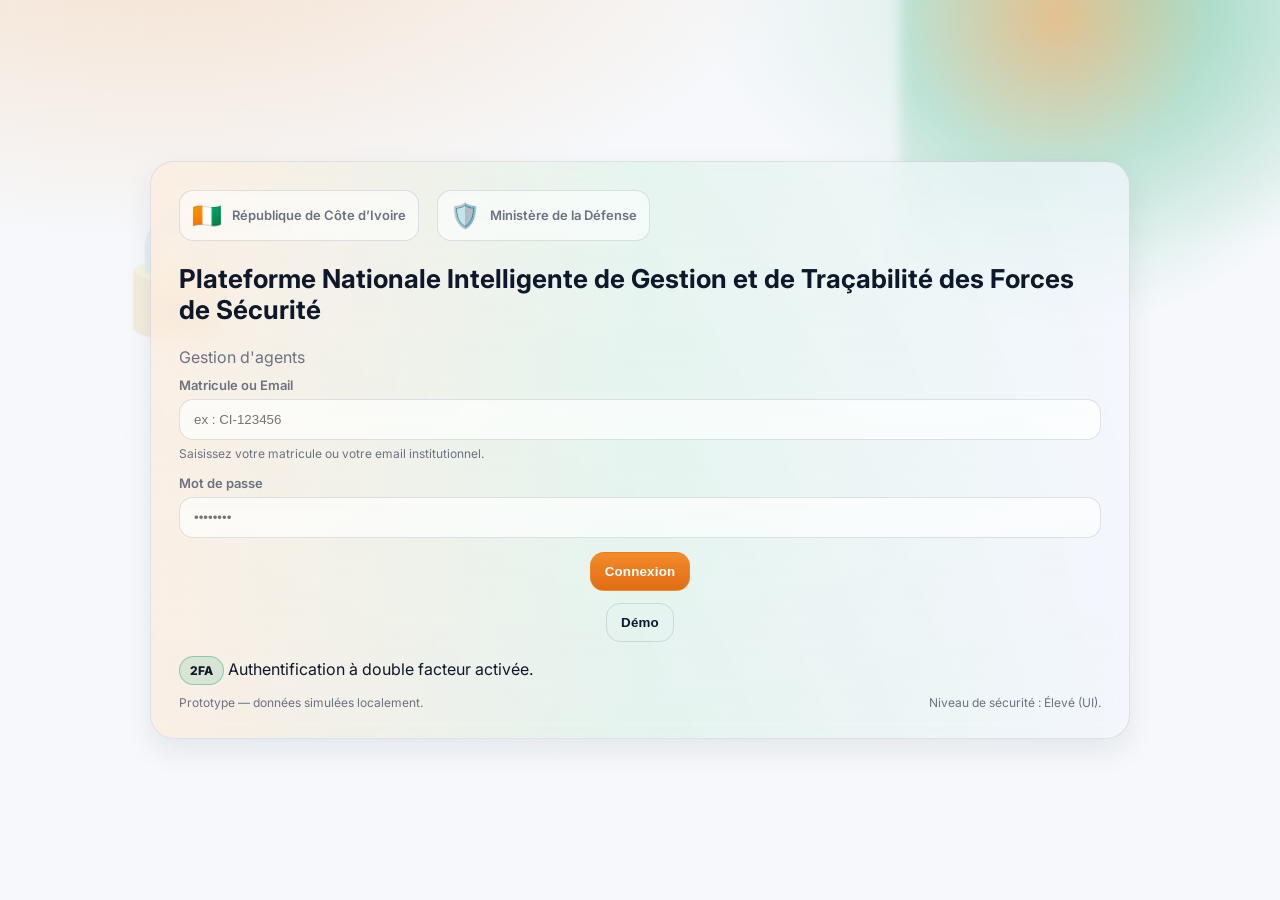
<file: index.html>
<!doctype html>
<html lang="fr">
<head>
  <meta charset="utf-8" />
  <meta name="viewport" content="width=device-width, initial-scale=1" />
  <title>PNIGT-FS - Prototype</title>
  <link rel="preconnect" href="https://fonts.googleapis.com" />
  <link rel="preconnect" href="https://fonts.gstatic.com" crossorigin />
  <link href="https://fonts.googleapis.com/css2?family=Inter:wght@400;500;600;700&display=swap" rel="stylesheet" />
  <link rel="stylesheet" href="./src/styles/app.css" />
  <script defer src="./src/js/app.js"></script>
  <script>
    // Fallback theme init before CSS loads for smoother UX
    try {
      const t = localStorage.getItem('pnigtfs_theme');
      if (t === 'dark') document.documentElement.dataset.theme = 'dark';
      if (t === 'light') document.documentElement.dataset.theme = 'light';
    } catch (e) {}
  </script>
</head>
<body>
  <div id="app" class="app-shell">
    <!-- Top loader (hidden by default) -->
    <div class="global-loader" aria-hidden="true"></div>

    <!-- Auth pages -->
    <main id="main" class="main" aria-label="PNIGT-FS">
      <section id="screen-login" class="screen" data-route="login" aria-label="Connexion">
        <div class="auth-bg" aria-hidden="true">
          <div class="auth-bg__grid"></div>
          <div class="auth-bg__glow"></div>
          <div class="auth-bg__lock">🔒</div>
        </div>

        <div class="auth-card" role="region" aria-label="Formulaire de connexion">
          <header class="auth-header">
            <div class="brand-logos">
              <div class="brand-logo" title="République de Côte d’Ivoire">
                <div class="crest">🇨🇮</div>
                <div class="brand-logo__label">République de Côte d’Ivoire</div>
              </div>
              <div class="brand-logo" title="Ministère de la Défense">
                <div class="crest crest--defense">🛡️</div>
                <div class="brand-logo__label">Ministère de la Défense</div>
              </div>
            </div>

            <h1 class="auth-title">Plateforme Nationale Intelligente de Gestion et de Traçabilité des Forces de Sécurité</h1>
            <p class="auth-subtitle">Gestion d'agents</p>
          </header>

          <form id="login-form" class="form" autocomplete="off" novalidate>
            <div class="field">
              <label for="login-id">Matricule ou Email</label>
              <input id="login-id" name="loginId" type="text" placeholder="ex : CI-123456" required />
              <div class="field__hint" id="login-id-hint">Saisissez votre matricule ou votre email institutionnel.</div>
            </div>

            <div class="field">
              <label for="login-pass">Mot de passe</label>
              <input id="login-pass" name="password" type="password" placeholder="••••••••" required />
            </div>

            <div class="field field--row">
              <button id="btn-login" type="submit" class="btn btn--primary">
                Connexion
              </button>
              <button id="btn-demo" type="button" class="btn btn--ghost" title="Remplit des identifiants de démonstration">
                Démo
              </button>
            </div>

            <div class="security-note" role="note">
              <span class="pill pill--success">2FA</span>
              <span>Authentification à double facteur activée.</span>
            </div>
          </form>

          <footer class="auth-footer">
            <span class="muted">Prototype — données simulées localement.</span>
            <span class="muted">Niveau de sécurité : Élevé (UI).</span>
          </footer>
        </div>
      </section>

      <!-- App layout (sidebar + navbar) -->
      <section id="screen-app" class="screen screen--app" data-route="app" aria-label="Application">
        <div class="layout">
          <aside class="sidebar" aria-label="Navigation principale">
            <div class="sidebar__top">
              <div class="sidebar__brand">
                <div class="sidebar__mark">PNIGT</div>
                <div class="sidebar__text">
                  <div class="sidebar__title">PNIGT-FS</div>
                  <div class="sidebar__subtitle">Console sécurisée</div>
                </div>
              </div>
            </div>

            <nav class="nav">
              <a class="nav__item nav__item--active" href="#" data-nav="dashboard">Accueil</a>
              <a class="nav__item" href="#" data-nav="agents">Agents</a>
              <a class="nav__item" href="#" data-nav="affectations">Affectations</a>
              <a class="nav__item" href="#" data-nav="grades">Grades</a>
              <a class="nav__item" href="#" data-nav="formations">Formations</a>
              <a class="nav__item" href="#" data-nav="sante">Santé</a>
              <a class="nav__item" href="#" data-nav="documents">Documents</a>
              <a class="nav__item" href="#" data-nav="stats">Statistiques</a>
              <a class="nav__item" href="#" data-nav="audit">Audit</a>
              <a class="nav__item" href="#" data-nav="admin">Administration</a>
            </nav>

            <div class="sidebar__bottom">
              <button class="btn btn--small btn--ghost w-100" id="btn-theme">
                🌙 Mode sombre
              </button>
            </div>
          </aside>

          <div class="content">
            <header class="topbar" aria-label="Barre supérieure">
              <div class="search">
                <input id="global-search" type="search" placeholder="Recherche globale (matricule, nom, unité)..." />
                <span class="search__icon" aria-hidden="true">⌕</span>
              </div>

              <div class="topbar__actions">
                <button class="icon-btn" id="btn-notif" aria-label="Notifications">🔔</button>
                <button class="avatar" id="btn-profile" aria-label="Profil">
                  <span class="avatar__dot" aria-hidden="true"></span>
                  <span class="avatar__name">Admin</span>
                </button>
              </div>
            </header>

            <div class="page" id="page" aria-live="polite"></div>
          </div>
        </div>
      </section>
    </main>

    <!-- Modals -->
    <div class="modal-backdrop" id="modal-backdrop" hidden></div>

    <div class="modal" id="modal-2fa" role="dialog" aria-modal="true" aria-labelledby="modal-2fa-title" hidden>
      <div class="modal__panel">
        <header class="modal__header">
          <div>
            <h2 class="modal__title" id="modal-2fa-title">Vérification 2FA</h2>
            <p class="modal__subtitle">Entrez le code à 6 chiffres (mock).</p>
          </div>
          <button class="icon-btn" data-modal-close="1" aria-label="Fermer">✕</button>
        </header>

        <div class="modal__body">
          <div class="code-inputs" role="group" aria-label="Code 2FA">
            <input class="code-input" inputmode="numeric" maxlength="1" />
            <input class="code-input" inputmode="numeric" maxlength="1" />
            <input class="code-input" inputmode="numeric" maxlength="1" />
            <input class="code-input" inputmode="numeric" maxlength="1" />
            <input class="code-input" inputmode="numeric" maxlength="1" />
            <input class="code-input" inputmode="numeric" maxlength="1" />
          </div>

          <div class="modal__meta">
            <div class="alert alert--info" role="status">
              Astuce : pour la démo, utilisez <b>123456</b>.
            </div>
          </div>
        </div>

        <footer class="modal__footer">
          <button class="btn btn--primary" id="btn-2fa-verify">Vérifier</button>
          <button class="btn btn--ghost" data-modal-close="1">Annuler</button>
        </footer>
      </div>
    </div>

    <div class="toast-container" id="toast-container" aria-live="polite" aria-atomic="true"></div>
  </div>

  <!-- Page templates (injected by JS) -->
  <template id="tpl-dashboard">
    <section class="page__header">
      <div>
        <h2>Dashboard National</h2>
        <p class="muted">Vue d’ensemble — effectifs, affectations et activité récente.</p>
      </div>
      <div class="quick-actions">
        <button class="btn btn--small btn--ghost">Exporter</button>
        <button class="btn btn--small btn--primary" data-action="route" data-route="agents">Gérer agents</button>
      </div>
    </section>

    <section class="grid grid--cards">
      <article class="stat-card">
        <div class="stat-card__icon" aria-hidden="true">👥</div>
        <div class="stat-card__body">
          <div class="stat-card__label">Nombre total d’agents</div>
          <div class="stat-card__value" data-bind="totalAgents">—</div>
        </div>
      </article>
      <article class="stat-card stat-card--accent">
        <div class="stat-card__icon" aria-hidden="true">✅</div>
        <div class="stat-card__body">
          <div class="stat-card__label">Agents actifs</div>
          <div class="stat-card__value" data-bind="activeAgents">—</div>
        </div>
      </article>
      <article class="stat-card">
        <div class="stat-card__icon" aria-hidden="true">🪪</div>
        <div class="stat-card__body">
          <div class="stat-card__label">Départs à la retraite</div>
          <div class="stat-card__value" data-bind="retirement">—</div>
        </div>
      </article>
      <article class="stat-card stat-card--green">
        <div class="stat-card__icon" aria-hidden="true">📍</div>
        <div class="stat-card__body">
          <div class="stat-card__label">Affectations en cours</div>
          <div class="stat-card__value" data-bind="affectationsEnCours">—</div>
        </div>
      </article>
      <article class="stat-card">
        <div class="stat-card__icon" aria-hidden="true">👮</div>
        <div class="stat-card__body">
          <div class="stat-card__label">Policiers</div>
          <div class="stat-card__value" data-bind="policiers">—</div>
        </div>
      </article>
      <article class="stat-card stat-card--orange">
        <div class="stat-card__icon" aria-hidden="true">🧑‍✈️</div>
        <div class="stat-card__body">
          <div class="stat-card__label">Gendarmes</div>
          <div class="stat-card__value" data-bind="gendarmes">—</div>
        </div>
      </article>
    </section>

    <section class="grid grid--2">
      <div class="panel">
        <div class="panel__header">
          <h3>Répartition par région</h3>
          <span class="chip">Interactif (mock)</span>
        </div>
        <div class="chart chart--map" data-chart="regions">
          <svg viewBox="0 0 650 360" class="map-svg" aria-label="Carte Côte d’Ivoire (mock)">
            <path d="M120,85 C170,40 240,35 285,68 C320,92 354,105 403,95 C454,84 510,94 548,132 C590,172 593,240 555,268 C503,305 433,300 372,282 C316,265 263,265 214,242 C165,219 95,160 120,85 Z" class="map-shape" />
            <g class="map-bubbles" fill="var(--c-orange)">
              <circle cx="255" cy="145" r="10" />
              <circle cx="310" cy="120" r="8" fill="var(--c-green)"/>
              <circle cx="360" cy="165" r="12" />
              <circle cx="430" cy="210" r="9" fill="var(--c-orange)"/>
            </g>
          </svg>
          <div class="chart__legend">
            <span><i class="dot" style="background:var(--c-green)"></i>Nord</span>
            <span><i class="dot" style="background:var(--c-orange)"></i>Centre</span>
            <span><i class="dot" style="background:var(--c-primary)"></i>Sud</span>
          </div>
        </div>
      </div>

      <div class="panel">
        <div class="panel__header">
          <h3>Répartition par grade</h3>
          <span class="chip">Donnees simulées</span>
        </div>
        <div class="chart chart--bars" data-chart="grades">
          <div class="barlist">
            <div class="barrow" style="--w:78%"><span>Capitaines</span><div class="bar"><i></i></div></div>
            <div class="barrow" style="--w:62%"><span>Lieutenants</span><div class="bar"><i></i></div></div>
            <div class="barrow" style="--w:44%"><span>Sous-officiers</span><div class="bar"><i></i></div></div>
            <div class="barrow" style="--w:31%"><span>Elèves</span><div class="bar"><i></i></div></div>
          </div>
        </div>
      </div>

      <div class="panel">
        <div class="panel__header">
          <h3>Évolution des effectifs</h3>
          <span class="chip">Mock</span>
        </div>
        <div class="chart chart--line" data-chart="trend">
          <svg viewBox="0 0 600 240" class="line-svg" aria-label="Graphique évolution (mock)">
            <path d="M40,190 L110,160 L180,175 L250,120 L320,135 L390,95 L460,105 L530,70" class="line" fill="none" />
            <g fill="var(--c-orange)">
              <circle cx="110" cy="160" r="5"/>
              <circle cx="250" cy="120" r="5"/>
              <circle cx="390" cy="95" r="5"/>
              <circle cx="530" cy="70" r="5"/>
            </g>
          </svg>
          <div class="chart__xlabels">
            <span>2021</span><span>2022</span><span>2023</span><span>2024</span>
          </div>
        </div>
      </div>

      <div class="panel">
        <div class="panel__header">
          <h3>Activités récentes</h3>
          <span class="chip">Temps réel (mock)</span>
        </div>
        <div class="activity-list" data-activity>
          <div class="activity-item">
            <span class="activity-badge badge--green">Affectation</span>
            <div class="activity-body">
              <div class="activity-title">Nouvelle affectation validée</div>
              <div class="activity-meta muted">Matricule CI-103221 • Abidjan → Bouaké • il y a 12 min</div>
            </div>
          </div>
          <div class="activity-item">
            <span class="activity-badge badge--orange">Promotion</span>
            <div class="activity-body">
              <div class="activity-title">Promotion au grade supérieur</div>
              <div class="activity-meta muted">Matricule CI-090144 • il y a 1 h</div>
            </div>
          </div>
          <div class="activity-item">
            <span class="activity-badge badge--blue">Recrutement</span>
            <div class="activity-body">
              <div class="activity-title">Nouveau recrutement intégré</div>
              <div class="activity-meta muted">Unité : École de formation • il y a 3 h</div>
            </div>
          </div>
          <div class="activity-item">
            <span class="activity-badge badge--red">Retraite</span>
            <div class="activity-body">
              <div class="activity-title">Départ à la retraite enregistré</div>
              <div class="activity-meta muted">Matricule CI-011900 • il y a 1 jour</div>
            </div>
          </div>
        </div>
      </div>
    </section>
  </template>

  <template id="tpl-agents">
    <section class="page__header">
      <div>
        <h2>Gestion des Agents</h2>
        <p class="muted">Recherche, filtrage et actions administratives (mock).</p>
      </div>
      <div class="quick-actions">
        <button class="btn btn--small btn--ghost">Importer</button>
        <button class="btn btn--small btn--primary" id="agents-add">Ajouter un agent</button>
      </div>
    </section>

    <section class="panel">
      <div class="filters">
        <div class="field field--inline">
          <label>Région</label>
          <select id="filter-region">
            <option value="">Toutes</option>
            <option>Abidjan</option><option>Nord</option><option>Centre</option><option>Ouest</option><option>Sud</option>
          </select>
        </div>
        <div class="field field--inline">
          <label>Grade</label>
          <select id="filter-grade">
            <option value="">Tous</option>
            <option>Lieutenant</option><option>Capitaine</option><option>Sous-officier</option><option>Élève</option>
          </select>
        </div>
        <div class="field field--inline">
          <label>Statut</label>
          <select id="filter-status">
            <option value="">Tous</option>
            <option>Actif</option><option>Non actif</option><option>En formation</option>
          </select>
        </div>
        <div class="field field--inline">
          <label>Corps</label>
          <select id="filter-body">
            <option value="">Tous</option>
            <option>Police</option><option>Gendarmerie</option>
          </select>
        </div>
        <div class="filters__actions">
          <button class="btn btn--small btn--ghost" id="agents-reset">Réinitialiser</button>
          <button class="btn btn--small btn--ghost" id="agents-export">Export PDF</button>
        </div>
      </div>

      <div class="table-wrap">
        <table class="table" aria-label="Table agents">
          <thead>
            <tr>
              <th>Photo</th>
              <th>Matricule</th>
              <th>Nom</th>
              <th>Prénom</th>
              <th>Grade</th>
              <th>Corps</th>
              <th>Statut</th>
              <th>Unité actuelle</th>
              <th>Date d’entrée</th>
              <th>Actions</th>
            </tr>
          </thead>
          <tbody id="agents-tbody"></tbody>
        </table>
      </div>

      <div class="table-footer muted">Pagination (mock) — optimisé pour 100 000 agents.</div>
    </section>
  </template>

  <template id="tpl-agent-detail">
    <section class="page__header">
      <div>
        <h2>Fiche Agent</h2>
        <p class="muted" id="agent-detail-subtitle">—</p>
      </div>
      <div class="quick-actions">
        <button class="btn btn--small btn--ghost">Imprimer</button>
        <button class="btn btn--small btn--primary" data-action="route" data-route="affectations">Affecter</button>
      </div>
    </section>

    <section class="panel">
      <div class="agent-head">
        <div class="agent-photo" id="agent-photo" aria-label="Photo agent">👤</div>
        <div class="agent-meta">
          <div class="agent-meta__grid">
            <div><div class="k">Nom</div><div class="v" id="agent-nom">—</div></div>
            <div><div class="k">Prénom</div><div class="v" id="agent-prenom">—</div></div>
            <div><div class="k">Matricule</div><div class="v" id="agent-matricule">—</div></div>
            <div><div class="k">Date entrée</div><div class="v" id="agent-entree">—</div></div>
          </div>
          <div class="agent-badges" id="agent-badges"></div>
        </div>
      </div>

      <div class="tabs" role="tablist" aria-label="Onglets fiche agent">
        <button class="tab tab--active" data-tab="general" role="tab" aria-selected="true">Informations générales</button>
        <button class="tab" data-tab="formations" role="tab" aria-selected="false">Formations</button>
        <button class="tab" data-tab="diplomes" role="tab" aria-selected="false">Diplômes & Certifications</button>
        <button class="tab" data-tab="grades" role="tab" aria-selected="false">Grades</button>
        <button class="tab" data-tab="timeline" role="tab" aria-selected="false">Historique & Timeline</button>
      </div>

      <div class="tab-panels">
        <div class="tab-panel tab-panel--active" data-panel="general">
          <div class="form-grid">
            <div class="info-card"><div class="k">Date de naissance</div><div class="v" id="agent-dn">—</div></div>
            <div class="info-card"><div class="k">Sexe</div><div class="v" id="agent-sexe">—</div></div>
            <div class="info-card"><div class="k">Nationalité</div><div class="v" id="agent-nationalite">—</div></div>
            <div class="info-card"><div class="k">Téléphone</div><div class="v" id="agent-tel">—</div></div>
            <div class="info-card"><div class="k">Email</div><div class="v" id="agent-email">—</div></div>
            <div class="info-card"><div class="k">Situation familiale</div><div class="v" id="agent-famille">—</div></div>
            <div class="info-card"><div class="k">État civil</div><div class="v" id="agent-etatcivil">—</div></div>
            <div class="info-card"><div class="k">Conjoint</div><div class="v" id="agent-conjoint">—</div></div>
            <div class="info-card"><div class="k">Enfants</div><div class="v" id="agent-enfants">—</div></div>
          </div>
        </div>

        <div class="tab-panel" data-panel="formations">
          <div class="list-box" id="agent-formations"></div>
        </div>

        <div class="tab-panel" data-panel="diplomes">
          <div class="list-box" id="agent-diplomes"></div>
        </div>

        <div class="tab-panel" data-panel="grades">
          <div class="list-box" id="agent-grades"></div>
        </div>

        <div class="tab-panel" data-panel="timeline">
          <div class="timeline" id="agent-timeline"></div>
        </div>
      </div>
    </section>
  </template>

  <template id="tpl-affectations">
    <section class="page__header">
      <div>
        <h2>Gestion des Affectations</h2>
        <p class="muted">Historique complet + nouvelle validation (mock).</p>
      </div>
      <div class="quick-actions">
        <button class="btn btn--small btn--ghost">Annuler validation</button>
      </div>
    </section>

    <section class="grid grid--2">
      <div class="panel">
        <div class="panel__header"><h3>Nouvelle affectation</h3><span class="chip">Sécurisée</span></div>
        <form class="form" id="affectation-form" autocomplete="off">
          <div class="field">
            <label>Sélection d’un agent</label>
            <select id="aff-agent">
              <option value="">Choisir…</option>
            </select>
          </div>
          <div class="field">
            <label>Ancienne unité</label>
            <input id="aff-old" type="text" readonly />
          </div>
          <div class="field">
            <label>Nouvelle unité</label>
            <input id="aff-new" type="text" placeholder="ex : Brigade de Bouaké" required />
          </div>
          <div class="field">
            <label>Fonction</label>
            <input id="aff-func" type="text" placeholder="ex : Enquêteur" required />
          </div>
          <div class="field">
            <label>Date de prise de fonction</label>
            <input id="aff-date" type="date" required />
          </div>
          <button class="btn btn--primary w-100" type="submit">Valider</button>
        </form>
      </div>

      <div class="panel">
        <div class="panel__header"><h3>Historique des affectations</h3><span class="chip">Détails</span></div>
        <div class="timeline timeline--dense" id="aff-history"></div>
      </div>
    </section>
  </template>

  <template id="tpl-grades">
    <section class="page__header">
      <div>
        <h2>Gestion des Grades</h2>
        <p class="muted">Attribution de grade + validation hiérarchique (mock).</p>
      </div>
      <div class="quick-actions">
        <button class="btn btn--small btn--ghost">Imprimer décision</button>
      </div>
    </section>

    <section class="panel">
      <div class="grid grid--2">
        <div>
          <div class="panel__header"><h3>Nouveau grade</h3><span class="chip">Validation</span></div>
          <form class="form" id="grade-form">
            <div class="field">
              <label>Agent</label>
              <select id="grade-agent"></select>
            </div>
            <div class="field">
              <label>Grade</label>
              <select id="grade-new">
                <option>Lieutenant</option>
                <option>Capitaine</option>
                <option>Sous-officier</option>
              </select>
            </div>
            <div class="field">
              <label>Date de décision</label>
              <input id="grade-date" type="date" />
            </div>
            <button class="btn btn--primary w-100" type="submit">Demander validation</button>
          </form>
        </div>
        <div>
          <div class="panel__header"><h3>Historique des promotions</h3><span class="chip">Mock</span></div>
          <div class="list-box" id="grade-history"></div>
        </div>
      </div>
    </section>
  </template>

  <template id="tpl-quick-verify">
    <section class="page__header">
      <div>
        <h2>Vérification Rapide d’Agent</h2>
        <p class="muted">Recherche par matricule et badge statut.</p>
      </div>
      <div class="quick-actions">
        <button class="btn btn--small btn--ghost">Audit de la requête</button>
      </div>
    </section>

    <section class="panel">
      <div class="verify">
        <div class="field field--inline">
          <label>Entrer le matricule</label>
          <input id="verify-matricule" type="text" placeholder="ex : CI-123456" />
        </div>
        <button class="btn btn--primary" id="verify-btn">Rechercher</button>
      </div>
      <div class="verify-result" id="verify-result" hidden>
        <div class="verify-card">
          <div class="verify-photo" id="verify-photo">👤</div>
          <div class="verify-main">
            <div class="verify-name" id="verify-name">—</div>
            <div class="verify-meta" id="verify-meta">—</div>
            <div class="verify-badge" id="verify-badge"></div>
          </div>
        </div>
      </div>
    </section>
  </template>

  <template id="tpl-stats">
    <section class="page__header">
      <div>
        <h2>Statistiques Nationales</h2>
        <p class="muted">Analytique avancée — données simulées.</p>
      </div>
    </section>

    <section class="grid grid--2">
      <div class="panel">
        <div class="panel__header"><h3>Carte & répartition</h3><span class="chip">Interactif mock</span></div>
        <div class="chart chart--map">
          <svg viewBox="0 0 650 360" class="map-svg" aria-label="Carte Côte d’Ivoire (mock)">
            <path d="M120,85 C170,40 240,35 285,68 C320,92 354,105 403,95 C454,84 510,94 548,132 C590,172 593,240 555,268 C503,305 433,300 372,282 C316,265 263,265 214,242 C165,219 95,160 120,85 Z" class="map-shape map-shape--alt" />
          </svg>
          <div class="chart__legend">
            <span><i class="dot" style="background:var(--c-orange)"></i>Effectifs</span>
            <span><i class="dot" style="background:var(--c-primary)"></i>Équipes</span>
            <span><i class="dot" style="background:var(--c-green)"></i>Opérationnels</span>
          </div>
        </div>
      </div>

      <div class="panel">
        <div class="panel__header"><h3>Effectifs par grade</h3><span class="chip">Mock</span></div>
        <div class="chart chart--bars">
          <div class="barlist">
            <div class="barrow" style="--w:55%"><span>Capitaine</span><div class="bar"><i></i></div></div>
            <div class="barrow" style="--w:41%"><span>Lieutenant</span><div class="bar"><i></i></div></div>
            <div class="barrow" style="--w:29%"><span>Sous-officier</span><div class="bar"><i></i></div></div>
            <div class="barrow" style="--w:18%"><span>Élève</span><div class="bar"><i></i></div></div>
          </div>
        </div>
      </div>

      <div class="panel">
        <div class="panel__header"><h3>Départs à la retraite prévus</h3><span class="chip">Annuel</span></div>
        <div class="chart chart--line" style="padding:16px">
          <svg viewBox="0 0 600 240" class="line-svg" aria-label="Graphique départs (mock)">
            <path d="M40,200 L120,165 L200,180 L280,135 L360,145 L440,110 L520,120" class="line line--orange" fill="none" />
          </svg>
          <div class="chart__xlabels"><span>2024</span><span>2025</span><span>2026</span><span>2027</span></div>
        </div>
      </div>

      <div class="panel">
        <div class="panel__header"><h3>Évolution annuelle des recrutements</h3><span class="chip">Mock</span></div>
        <div class="chart chart--bars">
          <div class="barlist">
            <div class="barrow" style="--w:34%"><span>2024</span><div class="bar"><i></i></div></div>
            <div class="barrow" style="--w:48%"><span>2025</span><div class="bar"><i></i></div></div>
            <div class="barrow" style="--w:61%"><span>2026</span><div class="bar"><i></i></div></div>
            <div class="barrow" style="--w:76%"><span>2027</span><div class="bar"><i></i></div></div>
          </div>
        </div>
      </div>
    </section>
  </template>

  <template id="tpl-audit">
    <section class="page__header">
      <div>
        <h2>Journal d’Audit</h2>
        <p class="muted">Traçabilité cybersécurité — données simulées.</p>
      </div>
    </section>

    <section class="panel">
      <div class="filters filters--compact">
        <div class="field field--inline">
          <label>Type</label>
          <select id="audit-type">
            <option value="">Tous</option>
            <option>Consultation</option>
            <option>Modification</option>
            <option>Suppression</option>
            <option>Export</option>
          </select>
        </div>
        <div class="field field--inline">
          <label>Période</label>
          <select id="audit-period">
            <option value="7">7 jours</option>
            <option value="30">30 jours</option>
            <option value="90">90 jours</option>
          </select>
        </div>
        <div class="filters__actions">
          <button class="btn btn--small btn--ghost" id="audit-refresh">Rafraîchir</button>
          <button class="btn btn--small btn--ghost" id="audit-export">Export</button>
        </div>
      </div>

      <div class="table-wrap">
        <table class="table" aria-label="Table audit">
          <thead>
            <tr>
              <th>Utilisateur</th>
              <th>Action</th>
              <th>Date</th>
              <th>Heure</th>
              <th>Adresse IP</th>
              <th>Type d’opération</th>
            </tr>
          </thead>
          <tbody id="audit-tbody"></tbody>
        </table>
      </div>
    </section>
  </template>

  <template id="tpl-admin">
    <section class="page__header">
      <div>
        <h2>Administration</h2>
        <p class="muted">Utilisateurs, rôles, permissions & paramètres système (mock).</p>
      </div>
    </section>

    <section class="grid grid--2">
      <div class="panel">
        <div class="panel__header"><h3>Utilisateurs</h3><span class="chip">Gestion</span></div>
        <div class="list-box" id="admin-users"></div>
      </div>

      <div class="panel">
        <div class="panel__header"><h3>Rôles & Permissions</h3><span class="chip">RBAC</span></div>
        <div class="list-box" id="admin-roles"></div>
      </div>

      <div class="panel">
        <div class="panel__header"><h3>Paramètres système</h3><span class="chip">Sécurité</span></div>
        <div class="settings">
          <div class="setting">
            <div>
              <div class="setting__title">Politique mot de passe</div>
              <div class="muted">Complexité, durée et verrouillage (mock).</div>
            </div>
            <span class="pill pill--success">Appliquée</span>
          </div>
          <div class="setting">
            <div>
              <div class="setting__title">2FA obligatoire</div>
              <div class="muted">Pour toutes les opérations sensibles (mock).</div>
            </div>
            <span class="pill pill--success">Activée</span>
          </div>
          <div class="setting">
            <div>
              <div class="setting__title">Sauvegardes chiffrées</div>
              <div class="muted">Restauration testée (mock).</div>
            </div>
            <span class="pill pill--warning">Quotidiennes</span>
          </div>
        </div>
      </div>

      <div class="panel">
        <div class="panel__header"><h3>Sécurité</h3><span class="chip">Conformité</span></div>
        <div class="alert alert--info">
          <b>Mode institutionnel premium</b> : contrôle d’accès, journalisation et export sécurisé (mock UI).
        </div>
        <div class="row gap">
          <button class="btn btn--primary">Tester accès</button>
          <button class="btn btn--ghost">Régénérer clés</button>
        </div>
      </div>
    </section>
  </template>

  <noscript>Activez JavaScript pour utiliser ce prototype.</noscript>
</body>
</html>
</file>
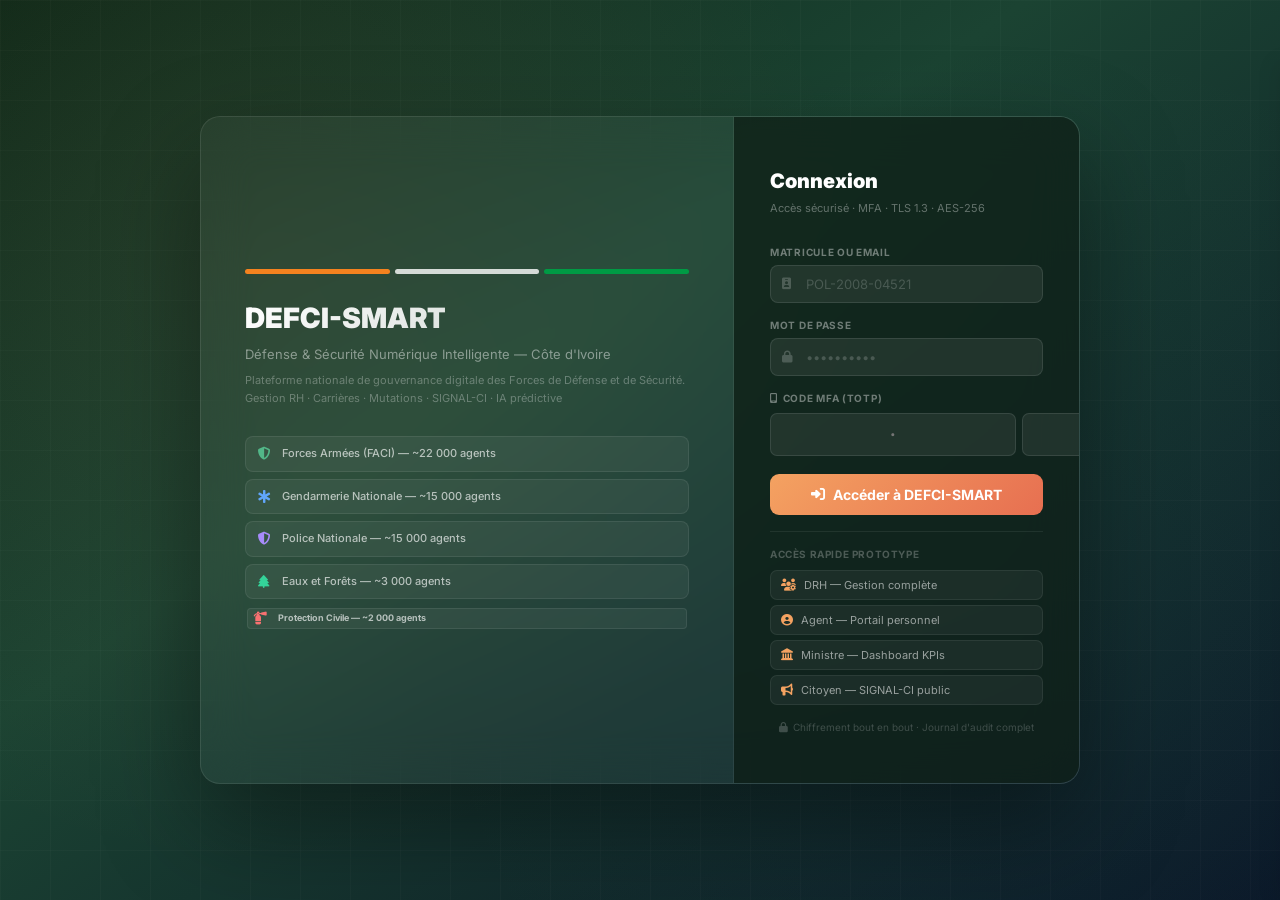
<file: DEFCI-SMART_prototype.html>
<!DOCTYPE html>
<html lang="fr">
<head>
<meta charset="UTF-8">
<meta name="viewport" content="width=device-width, initial-scale=1.0">
<title>DEFCI-SMART — Prototype Complet</title>
<link href="https://fonts.googleapis.com/css2?family=Inter:wght@300;400;500;600;700;800;900&family=JetBrains+Mono:wght@400;600&display=swap" rel="stylesheet">
<link href="https://cdnjs.cloudflare.com/ajax/libs/font-awesome/6.5.0/css/all.min.css" rel="stylesheet">
<style>
:root {
  --primary:#1B4332; --primary-light:#2D6A4F; --primary-pale:#D8F3DC;
  --accent:#F4A261; --accent-dark:#E76F51;
  --danger:#E63946; --warning:#F4A261; --success:#52B788;
  --surface:#F4F6F9; --surface-2:#FFFFFF;
  --border:#DEE2E6; --text:#212529; --text-2:#6C757D; --text-3:#ADB5BD;
  --faci:#1B4332; --gend:#003087; --police:#1A1A2E; --eaux:#2D6A4F; --pcivile:#C1121F;
  --sidebar:245px; --topbar:62px; --radius:10px;
  --shadow:0 1px 12px rgba(0,0,0,.08); --shadow-md:0 4px 20px rgba(0,0,0,.12);
  --font:'Inter',sans-serif; --mono:'JetBrains Mono',monospace;
}
*,*::before,*::after{box-sizing:border-box;margin:0;padding:0}
body{font-family:var(--font);background:var(--surface);color:var(--text);font-size:14px;line-height:1.6;overflow-x:hidden}
button{cursor:pointer;font-family:var(--font)}
a{text-decoration:none;color:inherit}
::-webkit-scrollbar{width:5px}::-webkit-scrollbar-track{background:var(--surface)}::-webkit-scrollbar-thumb{background:var(--border);border-radius:10px}

/* SCREENS */
.screen{display:none}
#s-login.active{display:flex;min-height:100vh;align-items:center;justify-content:center;background:linear-gradient(145deg,#0D2818 0%,#1B4332 40%,#0a1628 100%);position:relative;overflow:hidden}
#s-app.active{display:flex;min-height:100vh}

/* LOGIN */
#s-login::before{content:'';position:absolute;inset:0;background:radial-gradient(circle at 20% 30%,rgba(244,162,97,.08),transparent 50%),radial-gradient(circle at 80% 70%,rgba(82,183,136,.06),transparent 50%)}
.login-grid{position:absolute;inset:0;background-image:linear-gradient(rgba(255,255,255,.02) 1px,transparent 1px),linear-gradient(90deg,rgba(255,255,255,.02) 1px,transparent 1px);background-size:50px 50px}
.login-wrap{position:relative;z-index:1;display:flex;width:880px;max-width:96vw;background:rgba(255,255,255,.04);backdrop-filter:blur(24px);border:1px solid rgba(255,255,255,.09);border-radius:20px;overflow:hidden;box-shadow:0 40px 100px rgba(0,0,0,.4)}
.login-left{flex:1;padding:52px 44px;display:flex;flex-direction:column;justify-content:center;border-right:1px solid rgba(255,255,255,.07)}
.ci-flag{display:flex;gap:5px;margin-bottom:28px}
.ci-flag span{height:5px;border-radius:3px;flex:1}
.ci-flag .o{background:#F4821F}.ci-flag .w{background:rgba(255,255,255,.8)}.ci-flag .g{background:#009A44}
.login-left h1{font-size:28px;font-weight:900;background:linear-gradient(135deg,#fff,rgba(255,255,255,.7));-webkit-background-clip:text;-webkit-text-fill-color:transparent;line-height:1.2;margin-bottom:8px}
.login-left .tagline{color:rgba(255,255,255,.45);font-size:13px;margin-bottom:6px}
.login-left .sub{color:rgba(255,255,255,.3);font-size:11px;margin-bottom:28px;line-height:1.7}
.corps-list{display:flex;flex-direction:column;gap:7px}
.corps-badge{display:flex;align-items:center;gap:10px;padding:8px 12px;border-radius:8px;background:rgba(255,255,255,.05);border:1px solid rgba(255,255,255,.08);color:rgba(255,255,255,.65);font-size:11px;font-weight:500}
.corps-badge i{font-size:13px;width:14px}
.corps-badge.faci i{color:#52B788}.corps-badge.gend i{color:#60A5FA}.corps-badge.police i{color:#A78BFA}.corps-badge.eaux i{color:#34D399}.corps-badge.pc i{color:#F87171}
.login-right{width:345px;padding:48px 36px;background:rgba(11,27,18,.7)}
.login-right h2{color:#fff;font-size:20px;font-weight:900;margin-bottom:3px}
.login-right .sub2{color:rgba(255,255,255,.35);font-size:11px;margin-bottom:26px}
.fg{margin-bottom:14px}
.fg label{display:block;color:rgba(255,255,255,.4);font-size:10px;font-weight:700;letter-spacing:.7px;text-transform:uppercase;margin-bottom:5px}
.fi-wrap{position:relative}
.fi-wrap i{position:absolute;left:12px;top:50%;transform:translateY(-50%);color:rgba(255,255,255,.2);font-size:12px}
.fi{width:100%;padding:10px 14px 10px 35px;border-radius:8px;border:1px solid rgba(255,255,255,.1);background:rgba(255,255,255,.07);color:#fff;font-size:13px;font-family:var(--font);outline:none;transition:.2s}
.fi:focus{border-color:var(--accent);background:rgba(255,255,255,.10)}
.fi::placeholder{color:rgba(255,255,255,.18)}
.tfa-lbl{color:rgba(255,255,255,.4);font-size:10px;font-weight:700;letter-spacing:.7px;text-transform:uppercase;margin-bottom:7px}
.tfa-row{display:flex;gap:6px;margin-bottom:18px}
.tfa-b{flex:1;text-align:center;padding:10px 4px;border-radius:7px;border:1px solid rgba(255,255,255,.1);background:rgba(255,255,255,.07);color:#fff;font-size:16px;font-weight:700;font-family:var(--mono);outline:none;transition:.2s}
.tfa-b:focus{border-color:var(--accent)}
.btn-login{width:100%;padding:12px;border-radius:9px;border:none;background:linear-gradient(135deg,var(--accent),var(--accent-dark));color:#fff;font-size:14px;font-weight:700;display:flex;align-items:center;justify-content:center;gap:8px;transition:.2s}
.btn-login:hover{transform:translateY(-1px);box-shadow:0 8px 24px rgba(244,162,97,.3)}
.quick-roles{margin-top:16px;padding-top:14px;border-top:1px solid rgba(255,255,255,.07)}
.qr-title{color:rgba(255,255,255,.25);font-size:10px;font-weight:700;letter-spacing:.6px;text-transform:uppercase;margin-bottom:8px}
.role-btn{display:flex;align-items:center;gap:8px;padding:7px 10px;border-radius:7px;background:rgba(255,255,255,.05);border:1px solid rgba(255,255,255,.07);color:rgba(255,255,255,.55);font-size:11px;cursor:pointer;transition:.15s;width:100%;margin-bottom:5px}
.role-btn:hover{background:rgba(255,255,255,.10);color:rgba(255,255,255,.9)}
.role-btn i{color:var(--accent);font-size:12px}
.login-secure{display:flex;align-items:center;justify-content:center;gap:5px;margin-top:14px;color:rgba(255,255,255,.2);font-size:10px}

/* SIDEBAR */
.sidebar{width:var(--sidebar);background:var(--primary);position:fixed;top:0;left:0;bottom:0;display:flex;flex-direction:column;z-index:100;overflow-y:auto;border-right:1px solid rgba(255,255,255,.05)}
.sb-brand{padding:15px 15px 13px;border-bottom:1px solid rgba(255,255,255,.06)}
.brand-row{display:flex;align-items:center;gap:9px;margin-bottom:11px}
.brand-ico{width:34px;height:34px;border-radius:8px;background:linear-gradient(135deg,var(--accent),var(--accent-dark));display:flex;align-items:center;justify-content:center;color:#fff;font-size:14px;flex-shrink:0}
.brand-text strong{display:block;color:#fff;font-size:12px;font-weight:800;letter-spacing:.3px}
.brand-text span{color:rgba(255,255,255,.3);font-size:9px}
.agent-mini{display:flex;align-items:center;gap:8px;background:rgba(255,255,255,.06);border:1px solid rgba(255,255,255,.08);border-radius:8px;padding:8px 10px}
.am-av{width:30px;height:30px;border-radius:50%;background:linear-gradient(135deg,var(--accent),var(--accent-dark));display:flex;align-items:center;justify-content:center;color:#fff;font-size:10px;font-weight:800;flex-shrink:0}
.am-info strong{display:block;color:#fff;font-size:10px;font-weight:700}
.am-info span{color:rgba(255,255,255,.3);font-size:9px}
.online-pill{margin-left:auto;display:flex;align-items:center;gap:3px;background:rgba(82,183,136,.12);border:1px solid rgba(82,183,136,.25);border-radius:20px;padding:2px 6px;color:var(--success);font-size:9px;font-weight:700}
.online-dot{width:5px;height:5px;border-radius:50%;background:var(--success)}
.nav-sec{padding:7px 0}
.nav-lbl{padding:3px 15px 5px;font-size:9px;font-weight:800;letter-spacing:1.2px;text-transform:uppercase;color:rgba(255,255,255,.2)}
.nav-item{display:flex;align-items:center;gap:9px;padding:8px 15px;color:rgba(255,255,255,.5);font-size:12px;font-weight:500;cursor:pointer;transition:.15s;border-left:2px solid transparent}
.nav-item:hover{color:rgba(255,255,255,.9);background:rgba(255,255,255,.05)}
.nav-item.active{color:#fff;background:rgba(244,162,97,.12);border-left-color:var(--accent)}
.nav-item i{width:14px;text-align:center;font-size:12px}
.nb{margin-left:auto;padding:1px 6px;border-radius:10px;font-size:9px;font-weight:800;color:#fff}
.nb-red{background:var(--danger)}.nb-orange{background:var(--accent)}
.sb-footer{margin-top:auto;padding:12px 15px;border-top:1px solid rgba(255,255,255,.06)}
.btn-logout{width:100%;padding:8px;border-radius:7px;border:1px solid rgba(255,255,255,.08);background:transparent;color:rgba(255,255,255,.35);font-size:11px;font-weight:600;display:flex;align-items:center;justify-content:center;gap:6px;transition:.15s}
.btn-logout:hover{background:rgba(230,57,70,.15);color:#F87171;border-color:rgba(230,57,70,.3)}

/* TOPBAR */
.topbar{position:fixed;top:0;left:var(--sidebar);right:0;height:var(--topbar);background:var(--surface-2);border-bottom:1px solid var(--border);display:flex;align-items:center;padding:0 22px;gap:12px;z-index:99;box-shadow:0 1px 6px rgba(0,0,0,.05)}
.tb-title{font-size:14px;font-weight:800;color:var(--primary)}
.tb-title span{color:var(--accent)}
.tb-spacer{flex:1}
.tb-search{display:flex;align-items:center;gap:8px;background:var(--surface);border:1px solid var(--border);border-radius:8px;padding:7px 12px;width:240px}
.tb-search input{border:none;background:transparent;font-size:12px;font-family:var(--font);outline:none;width:100%;color:var(--text)}
.tb-search i{color:var(--text-3);font-size:12px}
.tb-actions{display:flex;align-items:center;gap:7px}
.tb-btn{width:34px;height:34px;border-radius:7px;border:1px solid var(--border);background:var(--surface-2);display:flex;align-items:center;justify-content:center;color:var(--text-2);font-size:13px;cursor:pointer;transition:.15s;position:relative}
.tb-btn:hover{background:var(--surface);color:var(--primary)}
.tb-dot{position:absolute;top:5px;right:5px;width:7px;height:7px;border-radius:50%;background:var(--danger);border:2px solid #fff}
.tb-user{display:flex;align-items:center;gap:8px;padding:4px 12px 4px 6px;border:1px solid var(--border);border-radius:8px;background:var(--surface-2);cursor:pointer}
.tb-av{width:26px;height:26px;border-radius:6px;background:linear-gradient(135deg,var(--primary),var(--primary-light));display:flex;align-items:center;justify-content:center;color:#fff;font-size:10px;font-weight:800}
.tb-user span{font-size:12px;font-weight:600}

/* MAIN */
.main{margin-left:var(--sidebar);margin-top:var(--topbar);padding:24px;min-height:calc(100vh - var(--topbar))}
.page{display:none}.page.active{display:block}

/* COMPONENTS */
.pg-hdr{margin-bottom:20px;display:flex;align-items:flex-start;justify-content:space-between;flex-wrap:wrap;gap:10px}
.pg-hdr h1{font-size:20px;font-weight:800;color:var(--primary)}
.pg-hdr p{color:var(--text-2);font-size:12px;margin-top:2px}
.breadcrumb{display:flex;align-items:center;gap:5px;font-size:11px;color:var(--text-3);margin-bottom:10px}
.bc{cursor:pointer}.bc:hover{color:var(--accent)}.bc-cur{color:var(--text);font-weight:600}

/* Cards */
.card{background:var(--surface-2);border-radius:var(--radius);border:1px solid var(--border);box-shadow:var(--shadow)}
.ch{padding:13px 17px;border-bottom:1px solid var(--border);display:flex;align-items:center;justify-content:space-between}
.ch h3{font-size:13px;font-weight:700;color:var(--primary)}
.cb{padding:17px}

/* Stats */
.sg{display:grid;grid-template-columns:repeat(auto-fill,minmax(155px,1fr));gap:13px;margin-bottom:20px}
.sc{background:var(--surface-2);border-radius:var(--radius);border:1px solid var(--border);padding:15px 17px;box-shadow:var(--shadow);position:relative;overflow:hidden}
.sc::before{content:'';position:absolute;top:0;left:0;width:3px;height:100%;background:var(--accent)}
.sc.green::before{background:var(--success)}.sc.blue::before{background:#3B82F6}.sc.red::before{background:var(--danger)}.sc.purple::before{background:#8B5CF6}.sc.navy::before{background:var(--gend)}
.sl{font-size:10px;font-weight:700;letter-spacing:.5px;text-transform:uppercase;color:var(--text-2);margin-bottom:6px}
.sv{font-size:22px;font-weight:900;color:var(--primary);line-height:1;font-family:var(--mono)}
.ss{font-size:10px;color:var(--text-3);margin-top:3px}
.st{font-size:10px;font-weight:700;margin-top:3px}
.st.up{color:var(--success)}.st.dn{color:var(--danger)}
.si{position:absolute;right:14px;top:50%;transform:translateY(-50%);font-size:24px;opacity:.07;color:var(--primary)}

/* Grids */
.g2{display:grid;grid-template-columns:1fr 1fr;gap:16px;margin-bottom:18px}
.g3{display:grid;grid-template-columns:2fr 1fr;gap:16px;margin-bottom:18px}
.ga{display:grid;grid-template-columns:repeat(auto-fit,minmax(170px,1fr));gap:12px}

/* Buttons */
.btn{display:inline-flex;align-items:center;gap:6px;padding:7px 14px;border-radius:7px;border:none;font-size:12px;font-weight:700;cursor:pointer;transition:.15s;font-family:var(--font)}
.bp{background:var(--primary);color:#fff}.bp:hover{background:var(--primary-light)}
.ba{background:var(--accent);color:#fff}.ba:hover{background:var(--accent-dark)}
.bd{background:var(--danger);color:#fff}.bd:hover{opacity:.9}
.bs{background:var(--success);color:#fff}.bs:hover{opacity:.9}
.bo{background:var(--surface-2);border:1px solid var(--border);color:var(--text)}.bo:hover{background:var(--surface);border-color:#aaa}
.bg{background:transparent;color:var(--text-2);padding:6px 11px}.bg:hover{background:var(--surface);color:var(--primary)}
.bsm{padding:5px 11px;font-size:11px}.bxs{padding:3px 8px;font-size:10px}

/* Badges */
.badge{display:inline-flex;align-items:center;gap:3px;padding:3px 8px;border-radius:20px;font-size:10px;font-weight:700}
.bactive{background:var(--primary-pale);color:#1B4332}
.bpend{background:#FFF8E7;color:#92400E}
.bdanger{background:#FEF2F2;color:#B91C1C}
.bblue{background:#EFF6FF;color:#1D4ED8}
.bpurple{background:#F5F3FF;color:#5B21B6}
.bgray{background:#F3F4F6;color:#374151}

/* Corps */
.cb-police{display:inline-flex;align-items:center;gap:4px;padding:2px 8px;border-radius:4px;font-size:9px;font-weight:800;letter-spacing:.4px;text-transform:uppercase;background:rgba(26,26,46,.1);color:var(--police)}
.cb-gend{display:inline-flex;align-items:center;gap:4px;padding:2px 8px;border-radius:4px;font-size:9px;font-weight:800;letter-spacing:.4px;text-transform:uppercase;background:rgba(0,48,135,.1);color:var(--gend)}
.cb-faci{display:inline-flex;align-items:center;gap:4px;padding:2px 8px;border-radius:4px;font-size:9px;font-weight:800;letter-spacing:.4px;text-transform:uppercase;background:rgba(27,67,50,.1);color:var(--faci)}
.cb-eaux{background:rgba(45,106,79,.1);color:var(--eaux);display:inline-flex;align-items:center;gap:4px;padding:2px 8px;border-radius:4px;font-size:9px;font-weight:800;letter-spacing:.4px;text-transform:uppercase}
.cb-pc{background:rgba(193,18,31,.1);color:var(--pcivile);display:inline-flex;align-items:center;gap:4px;padding:2px 8px;border-radius:4px;font-size:9px;font-weight:800;letter-spacing:.4px;text-transform:uppercase}

/* Tables */
table{width:100%;border-collapse:collapse}
thead th{padding:9px 12px;text-align:left;font-size:10px;font-weight:800;color:var(--text-2);letter-spacing:.5px;text-transform:uppercase;background:var(--surface);border-bottom:1px solid var(--border)}
tbody tr{border-bottom:1px solid var(--border);transition:.15s}
tbody tr:hover{background:#FAFBFC}
tbody td{padding:10px 12px;font-size:12px}
.mono{font-family:var(--mono);font-size:11px}

/* Info items */
.ig{display:grid;grid-template-columns:repeat(3,1fr);gap:9px}
.ii{background:var(--surface);border-radius:8px;padding:10px 12px}
.il{font-size:9px;text-transform:uppercase;letter-spacing:.6px;color:var(--text-3);font-weight:800;margin-bottom:3px}
.iv{font-size:12px;font-weight:700;color:var(--primary)}

/* Timeline */
.tl{padding-left:22px;position:relative}
.tl::before{content:'';position:absolute;left:7px;top:8px;bottom:8px;width:2px;background:var(--border)}
.tli{position:relative;margin-bottom:18px}
.tld{position:absolute;left:-18px;top:4px;width:10px;height:10px;border-radius:50%;background:var(--accent);border:2px solid #fff;box-shadow:0 0 0 2px var(--accent)}
.tld.g{background:var(--success);box-shadow:0 0 0 2px var(--success)}
.tld.gray{background:var(--text-3);box-shadow:0 0 0 2px var(--text-3)}
.tl-date{font-size:10px;color:var(--text-3);font-weight:600;margin-bottom:1px}
.tl-title{font-size:13px;font-weight:700;color:var(--primary)}
.tl-sub{font-size:11px;color:var(--text-2)}
.tl-cur{font-size:10px;color:var(--accent);font-weight:800;margin-top:3px}

/* Tabs */
.tabs{display:flex;gap:2px;background:var(--surface);border:1px solid var(--border);border-radius:9px;padding:3px;width:fit-content;margin-bottom:16px}
.tab{padding:6px 14px;border-radius:7px;border:none;background:transparent;font-size:11px;font-weight:700;color:var(--text-2);cursor:pointer;transition:.15s}
.tab.active{background:var(--primary);color:#fff}
.tc{display:none}.tc.active{display:block}

/* Prog */
.pb{height:5px;background:var(--surface);border-radius:5px;overflow:hidden;margin-top:5px}
.pf{height:100%;border-radius:5px;background:linear-gradient(90deg,var(--primary),var(--primary-light));transition:width .6s}
.pf.a{background:linear-gradient(90deg,var(--accent),var(--accent-dark))}.pf.s{background:var(--success)}

/* Workflow */
.wf{display:flex;align-items:center;margin:14px 0}
.wfs{display:flex;flex-direction:column;align-items:center;flex:1;position:relative}
.wfs::after{content:'';position:absolute;top:14px;left:50%;right:-50%;height:2px;background:var(--border);z-index:0}
.wfs:last-child::after{display:none}
.wfd{width:28px;height:28px;border-radius:50%;border:2px solid var(--border);background:var(--surface-2);display:flex;align-items:center;justify-content:center;font-size:10px;font-weight:800;color:var(--text-3);z-index:1;position:relative}
.wfd.done{background:var(--success);border-color:var(--success);color:#fff}
.wfd.cur{background:var(--accent);border-color:var(--accent);color:#fff;animation:pulse 2s infinite}
.wfd.rej{background:var(--danger);border-color:var(--danger);color:#fff}
.wfl{font-size:9px;font-weight:700;color:var(--text-3);margin-top:4px;text-align:center}
.wfs.done .wfl{color:var(--success)}.wfs.cur .wfl{color:var(--accent)}
@keyframes pulse{0%,100%{box-shadow:0 0 0 0 rgba(244,162,97,.4)}50%{box-shadow:0 0 0 6px rgba(244,162,97,0)}}

/* Alerts */
.alert{padding:11px 14px;border-radius:8px;font-size:12px;margin-bottom:12px;display:flex;align-items:flex-start;gap:9px}
.a-warn{background:#FFF8E7;border:1px solid #F59E0B;color:#92400E}
.a-ok{background:#F0FDF4;border:1px solid var(--success);color:#166534}
.a-danger{background:#FEF2F2;border:1px solid var(--danger);color:#B91C1C}
.a-info{background:#EFF6FF;border:1px solid #3B82F6;color:#1D4ED8}

/* Chart */
.chart{display:flex;align-items:flex-end;gap:4px;height:140px;padding-bottom:2px}
.bar{flex:1;border-radius:3px 3px 0 0;min-height:4px;cursor:pointer;transition:.3s}
.bar:hover{opacity:.8}
.cls{display:flex;gap:4px;margin-top:5px}
.cls span{flex:1;text-align:center;font-size:9px;color:var(--text-3)}

/* Hero */
.hero{background:linear-gradient(145deg,var(--primary) 0%,var(--primary-light) 100%);border-radius:14px;padding:22px 26px;display:flex;align-items:center;gap:18px;margin-bottom:18px;position:relative;overflow:hidden}
.hero::after{content:'';position:absolute;right:-40px;bottom:-40px;width:150px;height:150px;border-radius:50%;background:rgba(255,255,255,.04)}
.h-av{width:68px;height:68px;border-radius:50%;background:linear-gradient(135deg,var(--accent),var(--accent-dark));display:flex;align-items:center;justify-content:center;color:#fff;font-size:22px;font-weight:900;flex-shrink:0;border:3px solid rgba(255,255,255,.15);position:relative;z-index:1}
.h-info{color:#fff;flex:1;position:relative;z-index:1}
.h-info h2{font-size:19px;font-weight:900;margin-bottom:3px}
.h-meta{display:flex;gap:14px;flex-wrap:wrap;margin-top:6px}
.hm{display:flex;align-items:center;gap:5px;font-size:11px;color:rgba(255,255,255,.55)}
.hm strong{color:rgba(255,255,255,.9)}
.h-actions{display:flex;gap:7px;position:relative;z-index:1;flex-shrink:0}
.hbtn{padding:7px 14px;border-radius:8px;border:1px solid rgba(255,255,255,.18);background:rgba(255,255,255,.08);color:#fff;font-size:11px;font-weight:700;cursor:pointer;display:flex;align-items:center;gap:6px;transition:.15s;font-family:var(--font)}
.hbtn:hover{background:rgba(255,255,255,.15)}
.hbtn.acc{background:var(--accent);border-color:var(--accent)}

/* Signal */
.sig-hero{background:linear-gradient(145deg,#C1121F 0%,#7f0c14 100%);border-radius:14px;padding:26px 30px;color:#fff;text-align:center;margin-bottom:22px}
.sig-hero h1{font-size:24px;font-weight:900;margin-bottom:5px}
.sig-hero p{color:rgba(255,255,255,.65);font-size:13px;max-width:450px;margin:0 auto}
.sig-cats{display:grid;grid-template-columns:repeat(3,1fr);gap:9px;margin-bottom:16px}
.cat{padding:13px 10px;border-radius:9px;border:2px solid var(--border);text-align:center;cursor:pointer;transition:.2s;background:var(--surface-2)}
.cat:hover,.cat.sel{border-color:var(--danger);background:rgba(230,57,70,.04)}
.cat i{font-size:20px;color:var(--danger);margin-bottom:5px;display:block}
.cat span{font-size:11px;font-weight:700;color:var(--text)}

/* IA */
.ia-card{background:linear-gradient(135deg,#1A1A2E,#16213E);border-radius:12px;padding:16px;color:#fff;border:1px solid rgba(255,255,255,.07)}
.ia-card h4{font-size:12px;font-weight:800;margin-bottom:3px}
.ia-card p{font-size:10px;color:rgba(255,255,255,.4);margin-bottom:10px}
.ia-row{display:flex;justify-content:space-between;align-items:center;padding:7px;background:rgba(255,255,255,.05);border-radius:6px;margin-bottom:4px}
.ia-row span{font-size:10px;color:rgba(255,255,255,.6)}
.ia-row strong{font-size:13px;font-weight:900;font-family:var(--mono);color:var(--accent)}

/* Map */
.map-mock{background:linear-gradient(145deg,#e8f5e9,#c8e6c9);border-radius:var(--radius);height:220px;display:flex;align-items:center;justify-content:center;position:relative;overflow:hidden;border:1px solid var(--border)}
.pin{position:absolute;display:flex;flex-direction:column;align-items:center;cursor:pointer}
.pin-d{width:12px;height:12px;border-radius:50%;border:2px solid #fff;box-shadow:0 2px 8px rgba(0,0,0,.2)}
.pin-l{background:#fff;border:1px solid var(--border);border-radius:4px;padding:2px 6px;font-size:9px;font-weight:700;margin-top:3px;box-shadow:0 1px 4px rgba(0,0,0,.1);white-space:nowrap}

/* Form */
.fg2{display:grid;grid-template-columns:1fr 1fr;gap:12px}
.ff{margin-bottom:0}
.ff label{display:block;font-size:10px;font-weight:800;text-transform:uppercase;letter-spacing:.5px;color:var(--text-2);margin-bottom:4px}
.ff input,.ff select,.ff textarea{width:100%;padding:8px 10px;border:1px solid var(--border);border-radius:7px;font-size:12px;font-family:var(--font);color:var(--text);outline:none;background:var(--surface-2);transition:.15s}
.ff input:focus,.ff select:focus,.ff textarea:focus{border-color:var(--primary);box-shadow:0 0 0 3px rgba(27,67,50,.07)}
.ff textarea{resize:vertical;min-height:68px}

/* Activity */
.act{display:flex;align-items:flex-start;gap:11px;padding:10px 0;border-bottom:1px solid var(--border)}
.act:last-child{border-bottom:none}
.act-ico{width:28px;height:28px;border-radius:7px;display:flex;align-items:center;justify-content:center;font-size:11px;flex-shrink:0}
.act-body strong{display:block;font-size:12px;font-weight:700}
.act-body span{font-size:11px;color:var(--text-2)}
.act-t{font-size:10px;color:var(--text-3);white-space:nowrap;margin-left:auto}

/* Audit */
.ao{padding:2px 7px;border-radius:4px;font-size:9px;font-weight:800;text-transform:uppercase}
.ao-c{background:#F0FDF4;color:#166534}.ao-r{background:#EFF6FF;color:#1D4ED8}
.ao-u{background:#FFF8E7;color:#92400E}.ao-d{background:#FEF2F2;color:#B91C1C}.ao-a{background:#F5F3FF;color:#5B21B6}

/* Promo card */
.prom{border:1px solid var(--border);border-radius:9px;padding:13px;background:var(--surface-2);display:flex;align-items:center;gap:12px;transition:.15s;margin-bottom:10px}
.prom:hover{border-color:var(--accent);box-shadow:0 2px 10px rgba(244,162,97,.1)}
.prom-av{width:36px;height:36px;border-radius:50%;display:flex;align-items:center;justify-content:center;color:#fff;font-size:12px;font-weight:800;flex-shrink:0}
.prom-info{flex:1}
.prom-info strong{display:block;font-size:12px;font-weight:800}
.prom-info span{font-size:10px;color:var(--text-2)}
.pc{padding:2px 6px;border-radius:4px;font-size:9px;font-weight:700;display:inline-flex;margin:2px}
.pc-ok{background:var(--primary-pale);color:var(--primary)}.pc-no{background:#FEF2F2;color:var(--danger)}

/* Tracking */
.ti{flex:1;padding:10px 14px;border:2px solid var(--border);border-radius:9px;font-size:14px;font-family:var(--mono);font-weight:700;letter-spacing:3px;outline:none;color:var(--primary);text-transform:uppercase}
.ti:focus{border-color:var(--primary)}

/* Modal */
.modal-overlay{display:none;position:fixed;inset:0;background:rgba(0,0,0,.45);z-index:200;align-items:center;justify-content:center}
.modal-overlay.open{display:flex}
.modal{background:#fff;border-radius:14px;width:500px;max-width:95vw;box-shadow:0 24px 64px rgba(0,0,0,.2)}
.mh{padding:15px 19px;border-bottom:1px solid var(--border);display:flex;align-items:center;justify-content:space-between}
.mh h3{font-size:14px;font-weight:800}
.mb{padding:19px}.mf{padding:12px 19px;border-top:1px solid var(--border);display:flex;justify-content:flex-end;gap:8px}
.close-btn{background:none;border:none;font-size:18px;cursor:pointer;color:var(--text-2)}

/* Notif panel */
.np{position:fixed;top:var(--topbar);right:0;bottom:0;width:300px;background:var(--surface-2);border-left:1px solid var(--border);box-shadow:-4px 0 20px rgba(0,0,0,.08);z-index:150;transform:translateX(100%);transition:.25s;overflow-y:auto}
.np.open{transform:none}
.nph{padding:13px 17px;border-bottom:1px solid var(--border);display:flex;align-items:center;justify-content:space-between}
.nph h3{font-size:13px;font-weight:800}
.npc{background:var(--danger);color:#fff;font-size:9px;font-weight:800;padding:2px 6px;border-radius:10px}
.ni{padding:11px 17px;border-bottom:1px solid var(--border);cursor:pointer;transition:.15s}
.ni:hover{background:var(--surface)}.ni.unread{background:rgba(244,162,97,.04);border-left:3px solid var(--accent)}
.ni h4{font-size:12px;font-weight:700;margin-bottom:2px}.ni p{font-size:11px;color:var(--text-2)}.ni .nt{font-size:10px;color:var(--text-3);margin-top:2px}

/* KPI big */
.kpi-hero{background:linear-gradient(135deg,var(--primary),var(--primary-light));border-radius:14px;padding:22px 26px;color:#fff;display:flex;align-items:center;gap:18px;margin-bottom:20px;position:relative;overflow:hidden}
.kpi-hero::after{content:'';position:absolute;right:-20px;top:-20px;width:170px;height:170px;border-radius:50%;background:rgba(255,255,255,.05)}
.kn{font-size:44px;font-weight:900;font-family:var(--mono);line-height:1;position:relative;z-index:1}
.kd{flex:1;position:relative;z-index:1}
.kd h2{font-size:15px;font-weight:800;margin-bottom:3px}
.kd p{font-size:11px;color:rgba(255,255,255,.55)}

.sec-t{font-size:11px;font-weight:800;color:var(--primary);margin-bottom:11px;display:flex;align-items:center;gap:8px;text-transform:uppercase;letter-spacing:.5px}
.sec-t::after{content:'';flex:1;height:1px;background:var(--border)}

.track-num{background:#fff;color:var(--primary);font-family:var(--mono);font-size:20px;font-weight:900;letter-spacing:4px;padding:10px 20px;border-radius:8px;display:inline-block;margin:10px 0;border:2px solid var(--primary-pale)}
</style>
</head>
</head>
<body>

<!-- LOGIN -->
<div id="s-login" class="screen active">
  <div class="login-grid"></div>
  <div class="login-wrap">
    <div class="login-left">
      <div class="ci-flag"><span class="o"></span><span class="w"></span><span class="g"></span></div>
      <h1>DEFCI-SMART</h1>
      <div class="tagline">Défense & Sécurité Numérique Intelligente — Côte d'Ivoire</div>
      <div class="sub">Plateforme nationale de gouvernance digitale des Forces de Défense et de Sécurité.<br>Gestion RH · Carrières · Mutations · SIGNAL-CI · IA prédictive</div>
      <div class="corps-list">
        <div class="corps-badge faci"><i class="fas fa-shield-halved"></i> Forces Armées (FACI) — ~22 000 agents</div>
        <div class="corps-badge gend"><i class="fas fa-star-of-life"></i> Gendarmerie Nationale — ~15 000 agents</div>
        <div class="corps-badge police"><i class="fas fa-shield-alt"></i> Police Nationale — ~15 000 agents</div>
        <div class="corps-badge eaux"><i class="fas fa-tree"></i> Eaux et Forêts — ~3 000 agents</div>
        <div class="corps-badge pc"><i class="fas fa-fire-extinguisher"></i> Protection Civile — ~2 000 agents</div>
      </div>
    </div>
    <div class="login-right">
      <h2>Connexion</h2>
      <div class="sub2">Accès sécurisé · MFA · TLS 1.3 · AES-256</div>
      <div class="fg"><label>Matricule ou Email</label><div class="fi-wrap"><i class="fas fa-id-badge"></i><input class="fi" type="text" placeholder="POL-2008-04521"></div></div>
      <div class="fg"><label>Mot de passe</label><div class="fi-wrap"><i class="fas fa-lock"></i><input class="fi" type="password" placeholder="••••••••••"></div></div>
      <div class="tfa-lbl"><i class="fas fa-mobile-screen" style="margin-right:4px"></i>Code MFA (TOTP)</div>
      <div class="tfa-row">
        <input class="tfa-b" maxlength="1" placeholder="·">
        <input class="tfa-b" maxlength="1" placeholder="·">
        <input class="tfa-b" maxlength="1" placeholder="·">
        <input class="tfa-b" maxlength="1" placeholder="·">
        <input class="tfa-b" maxlength="1" placeholder="·">
        <input class="tfa-b" maxlength="1" placeholder="·">
      </div>
      <button class="btn-login" onclick="doLogin()"><i class="fas fa-sign-in-alt"></i> Accéder à DEFCI-SMART</button>
      <div class="quick-roles">
        <div class="qr-title">Accès rapide prototype</div>
        <button class="role-btn" onclick="loginAs('drh')"><i class="fas fa-users-cog"></i> DRH — Gestion complète</button>
        <button class="role-btn" onclick="loginAs('agent')"><i class="fas fa-user-circle"></i> Agent — Portail personnel</button>
        <button class="role-btn" onclick="loginAs('ministre')"><i class="fas fa-landmark"></i> Ministre — Dashboard KPIs</button>
        <button class="role-btn" onclick="loginAs('signal')"><i class="fas fa-bullhorn"></i> Citoyen — SIGNAL-CI public</button>
      </div>
      <div class="login-secure"><i class="fas fa-lock"></i> Chiffrement bout en bout · Journal d'audit complet</div>
    </div>
  </div>
</div>

<!-- APP -->
<div id="s-app" class="screen">

  <!-- SIDEBAR -->
  <nav class="sidebar">
    <div class="sb-brand">
      <div class="brand-row">
        <div class="brand-ico"><i class="fas fa-shield-halved"></i></div>
        <div class="brand-text"><strong>DEFCI-SMART</strong><span>Gouvernance Numérique FDS-CI</span></div>
      </div>
      <div class="agent-mini">
        <div class="am-av">DK</div>
        <div class="am-info"><strong>Col. DIABATÉ Kader</strong><span>DRH · Police Nationale</span></div>
        <div class="online-pill"><div class="online-dot"></div>En ligne</div>
      </div>
    </div>
    <div class="nav-sec">
      <div class="nav-lbl">Tableau de bord</div>
      <div class="nav-item active" onclick="sp('p-dash',this)"><i class="fas fa-home"></i> Accueil</div>
    </div>
    <div class="nav-sec">
      <div class="nav-lbl">Module 01 — RH & Carrières</div>
      <div class="nav-item" onclick="sp('p-agents',this)"><i class="fas fa-users"></i> Agents <span class="nb nb-orange">+12</span></div>
      <div class="nav-item" onclick="sp('p-mutations',this)"><i class="fas fa-arrows-rotate"></i> Mutations <span class="nb nb-red">7</span></div>
      <div class="nav-item" onclick="sp('p-fiche',this)"><i class="fas fa-id-card"></i> Fiche Agent</div>
      <div class="nav-item" onclick="sp('p-promotions',this)"><i class="fas fa-medal"></i> Promotions IA</div>
      <div class="nav-item" onclick="sp('p-retraites',this)"><i class="fas fa-hourglass-end"></i> Retraites</div>
    </div>
    <div class="nav-sec">
      <div class="nav-lbl">Module 02 — Portail Agent</div>
      <div class="nav-item" onclick="sp('p-portail',this)"><i class="fas fa-user-circle"></i> Mon portail</div>
    </div>
    <div class="nav-sec">
      <div class="nav-lbl">Module 04 — SIGNAL-CI</div>
      <div class="nav-item" onclick="sp('p-signal',this)"><i class="fas fa-bullhorn"></i> Page publique</div>
      <div class="nav-item" onclick="sp('p-signal-audit',this)"><i class="fas fa-magnifying-glass-chart"></i> Dashboard auditeur <span class="nb nb-red">14</span></div>
    </div>
    <div class="nav-sec">
      <div class="nav-lbl">Reporting & IA</div>
      <div class="nav-item" onclick="sp('p-kpi',this)"><i class="fas fa-chart-line"></i> KPIs Ministère</div>
      <div class="nav-item" onclick="sp('p-ia',this)"><i class="fas fa-brain"></i> Intelligence Artificielle</div>
      <div class="nav-item" onclick="sp('p-sig',this)"><i class="fas fa-map-location-dot"></i> Carte SIG Nationale</div>
    </div>
    <div class="nav-sec">
      <div class="nav-lbl">Système</div>
      <div class="nav-item" onclick="sp('p-audit',this)"><i class="fas fa-shield-check"></i> Audit & Cybersécurité</div>
      <div class="nav-item" onclick="sp('p-admin',this)"><i class="fas fa-cogs"></i> Administration</div>
    </div>
    <div class="sb-footer">
      <button class="btn-logout" onclick="doLogin()"><i class="fas fa-sign-out-alt"></i> Déconnexion sécurisée</button>
    </div>
  </nav>

  <!-- TOPBAR -->
  <header class="topbar">
    <div class="tb-title">DEFCI-SMART <span>·</span> <span id="plabel">Tableau de Bord</span></div>
    <div class="tb-spacer"></div>
    <div class="tb-search"><i class="fas fa-search"></i><input type="text" placeholder="Rechercher agent, matricule, unité…"></div>
    <div class="tb-actions">
      <div class="tb-btn" onclick="toggleNP()"><i class="fas fa-bell"></i><div class="tb-dot"></div></div>
      <div class="tb-btn" title="Mode hors-ligne"><i class="fas fa-wifi"></i></div>
      <div class="tb-user"><div class="tb-av">DK</div><span>Col. DIABATÉ</span><i class="fas fa-chevron-down" style="font-size:9px;color:var(--text-3)"></i></div>
      <div class="tb-btn" onclick="doLogin()"><i class="fas fa-sign-out-alt"></i></div>
    </div>
  </header>

  <main class="main">

    <!-- ══ DASHBOARD ══ -->
    <div id="p-dash" class="page active">
      <div class="pg-hdr">
        <div><h1>Tableau de Bord National</h1><p>Vue consolidée · Lundi 10 Juin 2026 · 5 corps · 57 018 agents</p></div>
        <div style="display:flex;gap:8px"><button class="btn bo bsm"><i class="fas fa-download"></i> PDF</button><button class="btn bp bsm"><i class="fas fa-sync-alt"></i> Actualiser</button></div>
      </div>
      <div class="sg" style="grid-template-columns:repeat(6,1fr)">
        <div class="sc"><div class="sl">Total agents</div><div class="sv">57 018</div><div class="st up">↑ +1.2% ce mois</div><i class="fas fa-users si"></i></div>
        <div class="sc green"><div class="sl">Agents actifs</div><div class="sv">54 210</div><div class="ss">95.1% du total</div><i class="fas fa-user-check si"></i></div>
        <div class="sc blue"><div class="sl">Mutations en cours</div><div class="sv">87</div><div class="st up">↑ 23 cette sem.</div><i class="fas fa-arrows-rotate si"></i></div>
        <div class="sc red"><div class="sl">Signalements</div><div class="sv">142</div><div class="st dn">14 nouveaux</div><i class="fas fa-triangle-exclamation si"></i></div>
        <div class="sc purple"><div class="sl">Retraites &lt;24 mois</div><div class="sv">1 284</div><div class="ss">Planification requise</div><i class="fas fa-hourglass-end si"></i></div>
        <div class="sc navy"><div class="sl">Promouvables IA</div><div class="sv">428</div><div class="ss">Critères atteints</div><i class="fas fa-medal si"></i></div>
      </div>
      <div class="g2">
        <div class="card">
          <div class="ch"><h3>Effectifs par Corps</h3><button class="btn bg bsm">Détail</button></div>
          <div class="cb">
            <div style="display:flex;flex-direction:column;gap:9px">
              <div><div style="display:flex;justify-content:space-between;margin-bottom:3px"><span style="font-size:11px;font-weight:700;color:var(--faci)"><i class="fas fa-shield-halved" style="margin-right:4px"></i>FACI</span><span class="mono" style="color:var(--text-2)">22 400 — 39.3%</span></div><div class="pb"><div class="pf" style="width:39%;background:var(--faci)"></div></div></div>
              <div><div style="display:flex;justify-content:space-between;margin-bottom:3px"><span style="font-size:11px;font-weight:700;color:var(--gend)"><i class="fas fa-star-of-life" style="margin-right:4px"></i>Gendarmerie</span><span class="mono" style="color:var(--text-2)">15 200 — 26.7%</span></div><div class="pb"><div class="pf" style="width:27%;background:var(--gend)"></div></div></div>
              <div><div style="display:flex;justify-content:space-between;margin-bottom:3px"><span style="font-size:11px;font-weight:700;color:var(--police)"><i class="fas fa-shield-alt" style="margin-right:4px"></i>Police Nationale</span><span class="mono" style="color:var(--text-2)">14 800 — 26.0%</span></div><div class="pb"><div class="pf" style="width:26%;background:var(--police)"></div></div></div>
              <div><div style="display:flex;justify-content:space-between;margin-bottom:3px"><span style="font-size:11px;font-weight:700;color:var(--eaux)"><i class="fas fa-tree" style="margin-right:4px"></i>Eaux &amp; Forêts</span><span class="mono" style="color:var(--text-2)">2 980 — 5.2%</span></div><div class="pb"><div class="pf s" style="width:5%"></div></div></div>
              <div><div style="display:flex;justify-content:space-between;margin-bottom:3px"><span style="font-size:11px;font-weight:700;color:var(--pcivile)"><i class="fas fa-fire-extinguisher" style="margin-right:4px"></i>Protection Civile</span><span class="mono" style="color:var(--text-2)">1 638 — 2.9%</span></div><div class="pb"><div class="pf" style="width:3%;background:var(--pcivile)"></div></div></div>
            </div>
          </div>
        </div>
        <div class="card">
          <div class="ch"><h3>Activités Récentes</h3><span style="font-size:11px;color:var(--accent);cursor:pointer">Voir tout →</span></div>
          <div class="cb" style="padding-bottom:8px">
            <div class="act"><div class="act-ico" style="background:rgba(244,162,97,.12);color:var(--accent)"><i class="fas fa-arrows-rotate"></i></div><div class="act-body"><strong>Mutation validée — Ministre</strong><span>KONÉ A. → Brigade Bouaké Centre</span></div><div class="act-t">14:28</div></div>
            <div class="act"><div class="act-ico" style="background:rgba(82,183,136,.12);color:var(--success)"><i class="fas fa-medal"></i></div><div class="act-body"><strong>Promotion IA — Adjudant Chef</strong><span>YOBOUÉ B. · Gendarmerie · Auto-détectée</span></div><div class="act-t">11:02</div></div>
            <div class="act"><div class="act-ico" style="background:rgba(230,57,70,.12);color:var(--danger)"><i class="fas fa-triangle-exclamation"></i></div><div class="act-body"><strong>SIGNAL-CI — Priorité haute</strong><span>Racket barrage Anyama PK18</span></div><div class="act-t">09:44</div></div>
            <div class="act"><div class="act-ico" style="background:rgba(59,130,246,.12);color:#3B82F6"><i class="fas fa-user-plus"></i></div><div class="act-body"><strong>45 recrues enregistrées</strong><span>Promo 2026 · FACI · Camp Gallieni</span></div><div class="act-t">08:15</div></div>
            <div class="act"><div class="act-ico" style="background:rgba(139,92,246,.12);color:#8B5CF6"><i class="fas fa-hourglass-end"></i></div><div class="act-body"><strong>Dossier retraite complet</strong><span>Commandant BROU N. · 32 ans service</span></div><div class="act-t">07:50</div></div>
          </div>
        </div>
      </div>
      <div class="g3">
        <div class="card"><div class="ch"><h3>Évolution des Effectifs 2019–2026</h3></div>
          <div class="cb">
            <div class="chart"><div class="bar" style="height:55%;background:var(--primary-light)"></div><div class="bar" style="height:62%;background:var(--primary-light)"></div><div class="bar" style="height:68%;background:var(--primary-light)"></div><div class="bar" style="height:74%;background:var(--primary-light)"></div><div class="bar" style="height:80%;background:var(--primary-light)"></div><div class="bar" style="height:88%;background:var(--primary-light)"></div><div class="bar" style="height:93%;background:var(--primary-light)"></div><div class="bar" style="height:100%;background:var(--accent)"></div></div>
            <div class="cls"><span>2019</span><span>2020</span><span>2021</span><span>2022</span><span>2023</span><span>2024</span><span>2025</span><span>2026</span></div>
          </div>
        </div>
        <div class="card"><div class="ch"><h3>Alertes Critiques</h3></div>
          <div class="cb" style="padding:12px">
            <div class="alert a-danger"><i class="fas fa-circle-exclamation"></i><div><strong>142 signalements actifs</strong><br>14 en priorité haute</div></div>
            <div class="alert a-warn"><i class="fas fa-triangle-exclamation"></i><div><strong>87 mutations en attente</strong><br>Délai moyen : 4.2 jours</div></div>
            <div class="alert a-info"><i class="fas fa-info-circle"></i><div><strong>1 284 retraites &lt; 24 mois</strong><br>Planification recommandée</div></div>
            <div class="alert a-ok"><i class="fas fa-check-circle"></i><div><strong>Agents fictifs : 0 détecté</strong><br>Audit du 08/06/2026</div></div>
          </div>
        </div>
      </div>
    </div>

    <!-- ══ AGENTS ══ -->
    <div id="p-agents" class="page">
      <div class="pg-hdr"><div><h1>Gestion des Agents</h1><p>57 018 agents · 5 corps · Filtres actifs : Tous</p></div>
        <div style="display:flex;gap:8px"><button class="btn bo bsm"><i class="fas fa-file-export"></i> CSV</button><button class="btn bp bsm" onclick="openM('m-agent')"><i class="fas fa-plus"></i> Nouvel Agent</button></div>
      </div>
      <div class="sg" style="grid-template-columns:repeat(5,1fr)">
        <div class="sc"><div class="sl">Total</div><div class="sv">57 018</div></div>
        <div class="sc green"><div class="sl">Actifs</div><div class="sv">54 210</div></div>
        <div class="sc blue"><div class="sl">En congé</div><div class="sv">1 840</div></div>
        <div class="sc red"><div class="sl">Suspendus</div><div class="sv">124</div></div>
        <div class="sc purple"><div class="sl">Retraités</div><div class="sv">844</div></div>
      </div>
      <div class="card">
        <div style="display:flex;align-items:center;gap:8px;padding:11px 15px;border-bottom:1px solid var(--border);flex-wrap:wrap">
          <select style="padding:6px 9px;border:1px solid var(--border);border-radius:6px;font-size:11px;outline:none;font-family:var(--font)"><option>Tous les corps</option><option>FACI</option><option>Gendarmerie</option><option>Police Nationale</option><option>Eaux et Forêts</option><option>Protection Civile</option></select>
          <select style="padding:6px 9px;border:1px solid var(--border);border-radius:6px;font-size:11px;outline:none;font-family:var(--font)"><option>Tous les grades</option><option>Brigadier</option><option>Adjudant</option><option>Lieutenant</option><option>Commandant</option><option>Colonel</option></select>
          <select style="padding:6px 9px;border:1px solid var(--border);border-radius:6px;font-size:11px;outline:none;font-family:var(--font)"><option>Tous statuts</option><option>Actif</option><option>Congé</option><option>Suspendu</option><option>Retraité</option></select>
          <select style="padding:6px 9px;border:1px solid var(--border);border-radius:6px;font-size:11px;outline:none;font-family:var(--font)"><option>Toutes régions</option><option>Abidjan</option><option>Bouaké</option><option>Yamoussoukro</option><option>San-Pédro</option></select>
          <div style="flex:1"></div>
          <button class="btn bo bsm"><i class="fas fa-file-pdf"></i> PDF</button>
        </div>
        <table>
          <thead><tr><th><input type="checkbox"></th><th>Matricule</th><th>Agent</th><th>Corps</th><th>Grade</th><th>Unité</th><th>Statut</th><th>Recrutement</th><th>Actions</th></tr></thead>
          <tbody>
            <tr>
              <td><input type="checkbox"></td><td class="mono">POL-2008-04521</td>
              <td><div style="display:flex;align-items:center;gap:8px"><div style="width:27px;height:27px;border-radius:50%;background:var(--police);display:flex;align-items:center;justify-content:center;color:#fff;font-size:9px;font-weight:800">KA</div><div><div style="font-weight:700;font-size:12px">KONAN Aimé</div><div style="font-size:10px;color:var(--text-3)">konan.aime@police.ci</div></div></div></td>
              <td><span class="cb-police">Police</span></td><td style="font-weight:700;font-size:12px">Adjudant</td><td style="font-size:12px">District Abidjan</td>
              <td><span class="badge bactive">Actif</span></td><td class="mono" style="color:var(--text-2)">12/03/2008</td>
              <td><div style="display:flex;gap:3px"><button class="btn bp bxs" onclick="sp('p-fiche')"><i class="fas fa-eye"></i></button><button class="btn bo bxs"><i class="fas fa-edit"></i></button><button class="btn bo bxs" onclick="openM('m-mutation')"><i class="fas fa-arrows-rotate"></i></button></div></td>
            </tr>
            <tr>
              <td><input type="checkbox"></td><td class="mono">GND-2014-07832</td>
              <td><div style="display:flex;align-items:center;gap:8px"><div style="width:27px;height:27px;border-radius:50%;background:var(--gend);display:flex;align-items:center;justify-content:center;color:#fff;font-size:9px;font-weight:800">YB</div><div><div style="font-weight:700;font-size:12px">YOBOUÉ Brice</div><div style="font-size:10px;color:var(--text-3)">yoboue.b@gendarmerie.ci</div></div></div></td>
              <td><span class="cb-gend">Gend.</span></td><td style="font-weight:700;font-size:12px">Brigadier Chef</td><td style="font-size:12px">Bouaké Centre</td>
              <td><span class="badge bactive">Actif</span></td><td class="mono" style="color:var(--text-2)">05/09/2014</td>
              <td><div style="display:flex;gap:3px"><button class="btn bp bxs" onclick="sp('p-fiche')"><i class="fas fa-eye"></i></button><button class="btn bo bxs"><i class="fas fa-edit"></i></button><button class="btn bo bxs"><i class="fas fa-arrows-rotate"></i></button></div></td>
            </tr>
            <tr>
              <td><input type="checkbox"></td><td class="mono">FAC-2019-00124</td>
              <td><div style="display:flex;align-items:center;gap:8px"><div style="width:27px;height:27px;border-radius:50%;background:var(--faci);display:flex;align-items:center;justify-content:center;color:#fff;font-size:9px;font-weight:800">TD</div><div><div style="font-weight:700;font-size:12px">TOURÉ Diarrassouba</div><div style="font-size:10px;color:var(--text-3)">toure.d@faci.ci</div></div></div></td>
              <td><span class="cb-faci">FACI</span></td><td style="font-weight:700;font-size:12px">Lieutenant</td><td style="font-size:12px">Camp Gallieni</td>
              <td><span class="badge bblue">Formation</span></td><td class="mono" style="color:var(--text-2)">01/01/2019</td>
              <td><div style="display:flex;gap:3px"><button class="btn bp bxs" onclick="sp('p-fiche')"><i class="fas fa-eye"></i></button><button class="btn bo bxs"><i class="fas fa-edit"></i></button><button class="btn bo bxs"><i class="fas fa-arrows-rotate"></i></button></div></td>
            </tr>
            <tr>
              <td><input type="checkbox"></td><td class="mono">POL-1994-00321</td>
              <td><div style="display:flex;align-items:center;gap:8px"><div style="width:27px;height:27px;border-radius:50%;background:#6B7280;display:flex;align-items:center;justify-content:center;color:#fff;font-size:9px;font-weight:800">BN</div><div><div style="font-weight:700;font-size:12px">BROU N'Guessan</div><div style="font-size:10px;color:var(--text-3)">brou.n@police.ci</div></div></div></td>
              <td><span class="cb-police">Police</span></td><td style="font-weight:700;font-size:12px">Commandant</td><td style="font-size:12px">DGPN Abidjan</td>
              <td><span class="badge bgray">Retraite prévue</span></td><td class="mono" style="color:var(--text-2)">08/07/1994</td>
              <td><div style="display:flex;gap:3px"><button class="btn bp bxs" onclick="sp('p-fiche')"><i class="fas fa-eye"></i></button><button class="btn bo bxs"><i class="fas fa-edit"></i></button><button class="btn bo bxs"><i class="fas fa-arrows-rotate"></i></button></div></td>
            </tr>
          </tbody>
        </table>
        <div style="padding:9px 15px;display:flex;align-items:center;justify-content:space-between;border-top:1px solid var(--border)">
          <span style="font-size:11px;color:var(--text-2)">1–4 sur 57 018 agents</span>
          <div style="display:flex;gap:4px"><button class="btn bo bxs">‹</button><button class="btn bp bxs">1</button><button class="btn bo bxs">2</button><button class="btn bo bxs">3</button><button class="btn bo bxs">›</button></div>
        </div>
      </div>
    </div>

    <!-- ══ FICHE AGENT ══ -->
    <div id="p-fiche" class="page">
      <div class="breadcrumb"><span class="bc" onclick="sp('p-agents')">Agents</span><span>›</span><span class="bc-cur">Fiche Agent</span></div>
      <div class="hero">
        <div class="h-av">KA</div>
        <div class="h-info">
          <div style="display:flex;align-items:center;gap:10px;flex-wrap:wrap">
            <h2>KONAN Aimé Bertrand</h2>
            <span class="badge bactive">● Actif</span>
            <span style="background:rgba(255,255,255,.15);color:#fff;padding:3px 10px;border-radius:6px;font-size:11px;font-weight:800">Adjudant</span>
            <span class="cb-police" style="background:rgba(255,255,255,.12);color:rgba(255,255,255,.8)">Police Nationale</span>
          </div>
          <div class="h-meta">
            <div class="hm"><i class="fas fa-id-badge"></i><strong>POL-2008-04521</strong></div>
            <div class="hm"><i class="fas fa-building"></i><strong>District Abidjan</strong></div>
            <div class="hm"><i class="fas fa-calendar-check"></i><strong>18 ans de service</strong></div>
            <div class="hm"><i class="fas fa-shield-alt"></i><strong>Chef de Section Sécurité</strong></div>
          </div>
        </div>
        <div class="h-actions">
          <button class="hbtn acc" onclick="openM('m-mutation')"><i class="fas fa-arrows-rotate"></i> Mutation</button>
          <button class="hbtn" onclick="openM('m-promo')"><i class="fas fa-medal"></i> Promouvoir</button>
          <button class="hbtn"><i class="fas fa-print"></i></button>
        </div>
      </div>
      <div class="tabs">
        <button class="tab active" onclick="st(this,'tf-info')">Informations</button>
        <button class="tab" onclick="st(this,'tf-car')">Carrière</button>
        <button class="tab" onclick="st(this,'tf-form')">Formations</button>
        <button class="tab" onclick="st(this,'tf-disc')">Discipline</button>
        <button class="tab" onclick="st(this,'tf-docs')">Documents</button>
      </div>
      <div id="tf-info" class="tc active">
        <div class="g2">
          <div class="card"><div class="ch"><h3>Informations personnelles</h3></div><div class="cb">
            <div class="ig"><div class="ii"><div class="il">Nom</div><div class="iv">KONAN</div></div><div class="ii"><div class="il">Prénom(s)</div><div class="iv">Aimé Bertrand</div></div><div class="ii"><div class="il">Matricule</div><div class="iv mono">POL-2008-04521</div></div><div class="ii"><div class="il">Date naissance</div><div class="iv">14/07/1983</div></div><div class="ii"><div class="il">Lieu naissance</div><div class="iv">Abidjan – Abobo</div></div><div class="ii"><div class="il">Nationalité</div><div class="iv">Ivoirienne</div></div><div class="ii"><div class="il">Téléphone</div><div class="iv">+225 07 58 24 10</div></div><div class="ii"><div class="il">Email</div><div class="iv" style="font-size:11px">konan.aime@police.ci</div></div><div class="ii"><div class="il">Situation familiale</div><div class="iv">Marié · 3 enfants</div></div></div>
          </div></div>
          <div class="card"><div class="ch"><h3>Données RH</h3></div><div class="cb">
            <div class="ig" style="grid-template-columns:1fr 1fr"><div class="ii"><div class="il">Corps</div><div class="iv">Police Nationale</div></div><div class="ii"><div class="il">Grade</div><div class="iv">Adjudant</div></div><div class="ii"><div class="il">Unité actuelle</div><div class="iv">District Abidjan</div></div><div class="ii"><div class="il">Fonction</div><div class="iv">Chef de Section</div></div><div class="ii"><div class="il">Date recrutement</div><div class="iv">12/03/2008</div></div><div class="ii"><div class="il">Ancienneté</div><div class="iv mono">18 ans 2 mois</div></div><div class="ii"><div class="il">Groupe sanguin</div><div class="iv">O+</div></div><div class="ii"><div class="il">Aptitude</div><div class="iv" style="color:var(--success)">✓ Apte</div></div></div>
          </div></div>
        </div>
      </div>
      <div id="tf-car" class="tc">
        <div class="g2">
          <div class="card"><div class="ch"><h3>Historique des Grades</h3></div><div class="cb">
            <div class="tl">
              <div class="tli"><div class="tld gray"></div><div class="tl-date">12 Mars 2008</div><div class="tl-title">Gardien de la Paix</div><div class="tl-sub">Décision N° 2008/0312</div></div>
              <div class="tli"><div class="tld gray"></div><div class="tl-date">15 Janvier 2012</div><div class="tl-title">Brigadier</div><div class="tl-sub">Décision N° 2012/0045 · Notation A</div></div>
              <div class="tli"><div class="tld gray"></div><div class="tl-date">10 Juin 2016</div><div class="tl-title">Brigadier Chef</div><div class="tl-sub">Décision N° 2016/0198</div></div>
              <div class="tli"><div class="tld g"></div><div class="tl-date">05 Septembre 2022</div><div class="tl-title">Adjudant</div><div class="tl-sub">Décision N° 2022/0542</div><div class="tl-cur">✦ Grade actuel · Promouvable Adjudant Chef</div></div>
            </div>
          </div></div>
          <div class="card"><div class="ch"><h3>Historique des Affectations</h3></div><div class="cb">
            <div class="tl">
              <div class="tli"><div class="tld gray"></div><div class="tl-date">Mars 2008 – Déc. 2012</div><div class="tl-title">Commissariat d'Abobo</div><div class="tl-sub">Agent de patrouille · 4 ans 9 mois</div></div>
              <div class="tli"><div class="tld gray"></div><div class="tl-date">Jan. 2013 – Août 2018</div><div class="tl-title">Police Judiciaire Abidjan</div><div class="tl-sub">Enquêteur criminel · 5 ans 7 mois</div></div>
              <div class="tli"><div class="tld g"></div><div class="tl-date">Sept. 2018 – Présent</div><div class="tl-title">District d'Abidjan</div><div class="tl-sub">Chef de Section Sécurité</div><div class="tl-cur">✦ Affectation actuelle</div></div>
            </div>
          </div></div>
        </div>
      </div>
      <div id="tf-form" class="tc">
        <div class="card"><div class="ch"><h3>Formations &amp; Certifications</h3><button class="btn bp bsm"><i class="fas fa-plus"></i> Ajouter</button></div><div class="cb" style="padding:0">
          <table><thead><tr><th>Formation</th><th>École</th><th>Durée</th><th>Date</th><th>Résultat</th></tr></thead>
          <tbody>
            <tr><td style="font-weight:700">Diplôme École Nationale de Police</td><td>ENP Abidjan</td><td>2 ans</td><td class="mono">2006–2008</td><td><span class="badge bactive">Major promo</span></td></tr>
            <tr><td style="font-weight:700">Anti-terrorisme N2</td><td>GSPM Abidjan</td><td>3 mois</td><td class="mono">2015</td><td><span class="badge bactive">Certifié</span></td></tr>
            <tr><td style="font-weight:700">Commandement Supérieur</td><td>ISN Yamoussoukro</td><td>6 semaines</td><td class="mono">2020</td><td><span class="badge bactive">Certifié</span></td></tr>
            <tr><td style="font-weight:700">Cybersécurité Opérationnelle</td><td>ENP Abidjan</td><td>2 semaines</td><td class="mono">2023</td><td><span class="badge bactive">Certifié</span></td></tr>
          </tbody></table>
        </div></div>
      </div>
      <div id="tf-disc" class="tc">
        <div class="card"><div class="cb" style="text-align:center;padding:40px">
          <i class="fas fa-shield-check" style="font-size:38px;color:var(--success);margin-bottom:10px;display:block"></i>
          <div style="font-weight:800;color:var(--primary)">Aucune sanction disciplinaire</div>
          <div style="font-size:12px;color:var(--text-2);margin-top:4px">Dossier vierge sur 18 ans de service</div>
        </div></div>
      </div>
      <div id="tf-docs" class="tc">
        <div class="card"><div class="ch"><h3>Documents Officiels</h3><button class="btn bp bsm"><i class="fas fa-upload"></i> Importer</button></div><div class="cb" style="padding:0">
          <table><thead><tr><th>Document</th><th>Type</th><th>Taille</th><th>Date</th><th>Actions</th></tr></thead>
          <tbody>
            <tr><td style="font-weight:700"><i class="fas fa-file-pdf" style="color:var(--danger);margin-right:6px"></i>Diplôme ENP Abidjan</td><td><span class="badge bblue">Diplôme</span></td><td class="mono">2.4 Mo</td><td class="mono">12/03/2008</td><td><div style="display:flex;gap:4px"><button class="btn bo bxs"><i class="fas fa-eye"></i></button><button class="btn bo bxs"><i class="fas fa-download"></i></button></div></td></tr>
            <tr><td style="font-weight:700"><i class="fas fa-file-alt" style="color:#3B82F6;margin-right:6px"></i>Décision Promotion Adjudant</td><td><span class="badge bpend">Décision</span></td><td class="mono">0.8 Mo</td><td class="mono">05/09/2022</td><td><div style="display:flex;gap:4px"><button class="btn bo bxs"><i class="fas fa-eye"></i></button><button class="btn bo bxs"><i class="fas fa-download"></i></button></div></td></tr>
          </tbody></table>
        </div></div>
      </div>
    </div>

    <!-- ══ MUTATIONS ══ -->
    <div id="p-mutations" class="page">
      <div class="pg-hdr"><div><h1>Gestion des Mutations</h1><p>87 demandes · Délai moyen : 4.2 jours · Objectif : 5 jours</p></div><button class="btn bp bsm" onclick="openM('m-mutation')"><i class="fas fa-plus"></i> Nouvelle Mutation</button></div>
      <div class="card" style="margin-bottom:16px">
        <div class="ch"><h3>Workflow — KONÉ Adama (GND-2014-02841)</h3><span class="badge bpend">En cours · Étape 3/4</span></div>
        <div class="cb">
          <div class="wf">
            <div class="wfs done"><div class="wfd done"><i class="fas fa-check" style="font-size:8px"></i></div><div class="wfl">1. RH<br><small>J+0</small></div></div>
            <div class="wfs done"><div class="wfd done"><i class="fas fa-check" style="font-size:8px"></i></div><div class="wfl">2. Chef Unité<br><small>J+1</small></div></div>
            <div class="wfs cur"><div class="wfd cur">3</div><div class="wfl">3. Direction<br><small>En attente</small></div></div>
            <div class="wfs"><div class="wfd">4</div><div class="wfl">4. Ministre<br><small>J+5</small></div></div>
          </div>
          <div style="display:flex;justify-content:flex-end;gap:8px;margin-top:10px"><button class="btn bd bsm"><i class="fas fa-times"></i> Rejeter</button><button class="btn bs bsm"><i class="fas fa-check"></i> Valider Étape 3</button></div>
        </div>
      </div>
      <div class="card">
        <div class="ch"><h3>Toutes les demandes en cours</h3></div>
        <table><thead><tr><th>Réf.</th><th>Agent</th><th>De</th><th>Vers</th><th>Motif</th><th>Étape</th><th>Délai</th><th>Actions</th></tr></thead>
        <tbody>
          <tr><td class="mono">MUT-2026-0841</td><td style="font-weight:700">KONÉ Adama</td><td style="font-size:11px">Daloa</td><td style="font-size:11px;color:var(--primary);font-weight:700">Bouaké</td><td style="font-size:11px">Rapprochement familial</td><td><span class="badge bpend">Direction</span></td><td><span class="mono" style="color:var(--success)">J+2</span></td><td><button class="btn bp bxs"><i class="fas fa-eye"></i></button></td></tr>
          <tr><td class="mono">MUT-2026-0832</td><td style="font-weight:700">DIALLO Moussa</td><td style="font-size:11px">Korhogo</td><td style="font-size:11px;color:var(--primary);font-weight:700">Abidjan</td><td style="font-size:11px">Nécessité de service</td><td><span class="badge bblue">Chef Unité</span></td><td><span class="mono" style="color:var(--success)">J+1</span></td><td><button class="btn bp bxs"><i class="fas fa-eye"></i></button></td></tr>
          <tr><td class="mono">MUT-2026-0819</td><td style="font-weight:700">TOURÉ Nathalie</td><td style="font-size:11px">San-Pédro</td><td style="font-size:11px;color:var(--primary);font-weight:700">Abidjan Cocody</td><td style="font-size:11px">Promotion + mutation</td><td><span class="badge bactive">Ministre</span></td><td><span class="mono">J+4</span></td><td><button class="btn bp bxs"><i class="fas fa-eye"></i></button></td></tr>
        </tbody></table>
      </div>
    </div>

    <!-- ══ PROMOTIONS ══ -->
    <div id="p-promotions" class="page">
      <div class="pg-hdr"><div><h1>Promotions — Moteur IA</h1><p>428 agents éligibles détectés automatiquement</p></div><button class="btn bp bsm"><i class="fas fa-robot"></i> Relancer analyse IA</button></div>
      <div class="alert a-info"><i class="fas fa-robot"></i><div><strong>Moteur IA actif</strong> — Critères vérifiés : ancienneté minimale, formations obligatoires, absence de sanction &lt; 2 ans, notation ≥ B sur 2 derniers cycles.</div></div>
      <div class="prom"><div class="prom-av" style="background:var(--police)">KA</div><div class="prom-info"><strong>KONAN Aimé · POL-2008-04521 · Police Nationale</strong><span>Adjudant → Adjudant Chef · 18 ans · 4 formations · Notation A</span><div><span class="pc pc-ok">✓ Ancienneté 4 ans</span><span class="pc pc-ok">✓ Formations complètes</span><span class="pc pc-ok">✓ Notation A</span><span class="pc pc-ok">✓ Aucune sanction</span></div></div><div style="display:flex;gap:6px"><button class="btn bs bsm"><i class="fas fa-check"></i> Valider</button><button class="btn bo bsm">Reporter</button></div></div>
      <div class="prom"><div class="prom-av" style="background:var(--gend)">YB</div><div class="prom-info"><strong>YOBOUÉ Brice · GND-2014-07832 · Gendarmerie</strong><span>Brigadier Chef → Adjudant · 12 ans · 3 formations</span><div><span class="pc pc-ok">✓ Ancienneté 5 ans</span><span class="pc pc-no">✗ Formation tactique manquante</span><span class="pc pc-ok">✓ Notation B+</span><span class="pc pc-ok">✓ Aucune sanction</span></div></div><div style="display:flex;gap:6px"><button class="btn bo bsm" disabled style="opacity:.4">Incomplet</button><button class="btn ba bsm">Inscrire formation</button></div></div>
    </div>

    <!-- ══ RETRAITES ══ -->
    <div id="p-retraites" class="page">
      <div class="pg-hdr"><div><h1>Gestion des Retraites</h1><p>1 284 agents à moins de 24 mois · Objectif liquidation &lt; 30 jours</p></div></div>
      <div class="sg"><div class="sc red"><div class="sl">&lt; 6 mois</div><div class="sv">128</div><div class="ss">Urgence</div></div><div class="sc"><div class="sl">6–12 mois</div><div class="sv">310</div></div><div class="sc blue"><div class="sl">12–24 mois</div><div class="sv">846</div></div><div class="sc green"><div class="sl">Dossiers complets</div><div class="sv">94.2%</div></div></div>
      <div class="card"><div class="ch"><h3>Agents en cours de dossier retraite</h3></div><table><thead><tr><th>Agent</th><th>Corps</th><th>Date retraite</th><th>Ancienneté</th><th>Dossier</th><th>Pension estimée</th><th>Actions</th></tr></thead>
      <tbody>
        <tr><td style="font-weight:700">BROU N'Guessan</td><td><span class="cb-police">Police</span></td><td class="mono">15/09/2026</td><td class="mono">32 ans</td><td><span class="badge bactive">Complet</span></td><td class="mono">840 000 FCFA/mois</td><td><button class="btn bs bxs">Liquider</button></td></tr>
        <tr><td style="font-weight:700">CAMARA Ibrahim</td><td><span class="cb-faci">FACI</span></td><td class="mono">01/12/2026</td><td class="mono">28 ans</td><td><span class="badge bpend">En cours</span></td><td class="mono">720 000 FCFA/mois</td><td><button class="btn ba bxs">Compléter</button></td></tr>
      </tbody></table></div>
    </div>

    <!-- ══ PORTAIL AGENT ══ -->
    <div id="p-portail" class="page">
      <div class="kpi-hero">
        <div style="position:relative;z-index:1"><div class="kn" style="font-size:36px">KA</div><div style="font-size:11px;color:rgba(255,255,255,.5);margin-top:4px">Portail Personnel</div></div>
        <div class="kd"><h2>KONAN Aimé Bertrand — Adjudant</h2><p>POL-2008-04521 · District Abidjan · Police Nationale · 18 ans de service</p><div style="display:flex;gap:8px;margin-top:8px;flex-wrap:wrap"><span style="background:rgba(255,255,255,.12);color:#fff;padding:3px 10px;border-radius:20px;font-size:10px;font-weight:700"><i class="fas fa-wifi-slash" style="margin-right:4px"></i>Mode hors-ligne disponible</span></div></div>
        <div style="display:flex;gap:7px;position:relative;z-index:1"><button class="hbtn acc" onclick="openM('m-demande')"><i class="fas fa-paper-plane"></i> Nouvelle demande</button><button class="hbtn"><i class="fas fa-download"></i> Mes docs</button></div>
      </div>
      <div class="g2">
        <div class="card"><div class="ch"><h3>Mes demandes en cours</h3></div><div class="cb" style="padding:0"><table><thead><tr><th>Demande</th><th>Soumise</th><th>Statut</th><th>Étape</th></tr></thead>
        <tbody><tr><td style="font-weight:700">Congé annuel 21 jours</td><td class="mono">01/06/2026</td><td><span class="badge bactive">Approuvée</span></td><td style="font-size:11px">Validée Chef</td></tr>
        <tr><td style="font-weight:700">Demande de mutation — Yamoussoukro</td><td class="mono">28/05/2026</td><td><span class="badge bpend">En attente</span></td><td style="font-size:11px">DRH → Direction</td></tr></tbody></table></div></div>
        <div class="card"><div class="ch"><h3>Mon parcours de carrière</h1></div><div class="cb">
          <div class="tl">
            <div class="tli"><div class="tld gray"></div><div class="tl-date">2008</div><div class="tl-title">Gardien de la Paix → Brigadier</div></div>
            <div class="tli"><div class="tld gray"></div><div class="tl-date">2016</div><div class="tl-title">Brigadier Chef</div></div>
            <div class="tli"><div class="tld g"></div><div class="tl-date">2022 — Présent</div><div class="tl-title">Adjudant</div><div class="tl-cur">✦ Grade actuel · Promouvable Adjudant Chef</div></div>
          </div>
        </div></div>
      </div>
    </div>

    <!-- ══ SIGNAL-CI ══ -->
    <div id="p-signal" class="page">
      <div class="sig-hero"><div style="font-size:32px;margin-bottom:5px">🛡️</div><h1>SIGNAL-CI</h1><p>Signalez anonymement corruption, racket ou abus d'autorité des forces de sécurité</p><div style="margin-top:10px;display:flex;gap:8px;justify-content:center;flex-wrap:wrap"><span style="background:rgba(255,255,255,.12);color:rgba(255,255,255,.8);padding:3px 11px;border-radius:20px;font-size:11px">🔒 100% Anonyme</span><span style="background:rgba(255,255,255,.12);color:rgba(255,255,255,.8);padding:3px 11px;border-radius:20px;font-size:11px">📱 Sans inscription</span><span style="background:rgba(255,255,255,.12);color:rgba(255,255,255,.8);padding:3px 11px;border-radius:20px;font-size:11px">⚡ Traitement &lt; 48h</span></div></div>
      <div class="g2">
        <div class="card"><div class="ch"><h3><i class="fas fa-bullhorn" style="color:var(--danger);margin-right:6px"></i>Nouveau Signalement</h3></div><div class="cb">
          <div class="sec-t">Catégorie</div>
          <div class="sig-cats"><div class="cat sel"><i class="fas fa-road"></i><span>Racket barrage</span></div><div class="cat"><i class="fas fa-hand-fist"></i><span>Abus autorité</span></div><div class="cat"><i class="fas fa-money-bill-wave"></i><span>Corruption</span></div><div class="cat"><i class="fas fa-gun"></i><span>Violence</span></div><div class="cat"><i class="fas fa-user-secret"></i><span>Favoritisme</span></div><div class="cat"><i class="fas fa-circle-question"></i><span>Autre</span></div></div>
          <div class="ff" style="margin-bottom:11px"><label>Description de l'incident</label><textarea placeholder="Décrivez l'incident : lieu, date, agent(s) impliqué(s) si possible…"></textarea></div>
          <div class="fg2" style="margin-bottom:11px"><div class="ff"><label>Lieu</label><input type="text" placeholder="Barrage PK18, Autoroute du Nord"></div><div class="ff"><label>Date approximative</label><input type="date"></div></div>
          <div style="border:2px dashed var(--border);border-radius:8px;padding:16px;text-align:center;color:var(--text-3);font-size:12px;cursor:pointer;margin-bottom:12px"><i class="fas fa-cloud-upload-alt" style="font-size:18px;margin-bottom:5px;display:block"></i>Ajouter une photo / preuve (optionnel)</div>
          <button class="btn bd" style="width:100%;padding:11px;font-size:13px" onclick="showTrack()"><i class="fas fa-paper-plane"></i> Soumettre mon signalement</button>
        </div></div>
        <div style="display:flex;flex-direction:column;gap:14px">
          <div class="card"><div class="ch"><h3><i class="fas fa-search" style="color:var(--primary);margin-right:6px"></i>Suivre mon signalement</h3></div><div class="cb">
            <div style="display:flex;gap:8px;margin-bottom:12px"><input class="ti" placeholder="SCI-XXXXX" id="ti"><button class="btn bp" onclick="showTR()"><i class="fas fa-search"></i></button></div>
            <div id="tr-r" style="display:none"><div class="alert a-warn"><i class="fas fa-clock"></i><div><strong>Signalement SCI-A7K2M9</strong><br>Statut : <strong>En cours d'enquête</strong><br><span style="font-size:11px">Reçu le 05/06/2026 · Auditeur assigné · ~48h</span></div></div></div>
            <div id="tn" style="display:none;text-align:center"><div style="font-size:12px;color:var(--text-2);margin-bottom:6px">✅ Signalement enregistré ! Conservez ce numéro :</div><div class="track-num">SCI-B4R7X2</div><div style="font-size:11px;color:var(--text-3)">Utilisez ce code pour suivre votre dossier</div></div>
          </div></div>
          <div class="card"><div class="ch"><h3>Statistiques publiques 2026</h3></div><div class="cb"><div class="ga" style="grid-template-columns:1fr 1fr">
            <div style="text-align:center;background:var(--surface);border-radius:8px;padding:12px"><div style="font-size:22px;font-weight:900;font-family:var(--mono);color:var(--danger)">2 847</div><div style="font-size:10px;color:var(--text-2);margin-top:2px">Signalements reçus</div></div>
            <div style="text-align:center;background:var(--surface);border-radius:8px;padding:12px"><div style="font-size:22px;font-weight:900;font-family:var(--mono);color:var(--success)">89%</div><div style="font-size:10px;color:var(--text-2);margin-top:2px">Traités &lt; 72h</div></div>
            <div style="text-align:center;background:var(--surface);border-radius:8px;padding:12px"><div style="font-size:22px;font-weight:900;font-family:var(--mono);color:var(--accent)">412</div><div style="font-size:10px;color:var(--text-2);margin-top:2px">Sanctions prononcées</div></div>
            <div style="text-align:center;background:var(--surface);border-radius:8px;padding:12px"><div style="font-size:22px;font-weight:900;font-family:var(--mono);color:var(--primary)">-58%</div><div style="font-size:10px;color:var(--text-2);margin-top:2px">Racket vs 2023</div></div>
          </div></div></div>
        </div>
      </div>
    </div>

    <!-- ══ SIGNAL AUDIT ══ -->
    <div id="p-signal-audit" class="page">
      <div class="pg-hdr"><div><h1>Dashboard Auditeur — SIGNAL-CI</h1><p>142 signalements actifs · 14 nouveaux · 8 priorité haute</p></div></div>
      <div class="sg"><div class="sc red"><div class="sl">Nouveaux 24h</div><div class="sv">14</div></div><div class="sc"><div class="sl">En enquête</div><div class="sv">87</div></div><div class="sc green"><div class="sl">Résolus ce mois</div><div class="sv">312</div></div><div class="sc blue"><div class="sl">Sanctions</div><div class="sv">41</div></div></div>
      <div class="card"><div class="ch"><h3>Signalements récents</h3><button class="btn bo bsm"><i class="fas fa-filter"></i> Filtrer</button></div>
      <table><thead><tr><th>N° Suivi</th><th>Catégorie</th><th>Lieu</th><th>Date</th><th>Priorité</th><th>Statut</th><th>Actions</th></tr></thead>
      <tbody>
        <tr><td class="mono">SCI-A7K2M9</td><td><span class="badge bdanger">Racket</span></td><td style="font-size:11px">Barrage Anyama PK18</td><td class="mono">09/06/2026</td><td><span class="badge bdanger">Haute</span></td><td><span class="badge bpend">Assigné</span></td><td><button class="btn bp bxs"><i class="fas fa-eye"></i></button></td></tr>
        <tr><td class="mono">SCI-B4R7X2</td><td><span class="badge bpurple">Abus autorité</span></td><td style="font-size:11px">Commissariat Treichville</td><td class="mono">08/06/2026</td><td><span class="badge bpend">Moyenne</span></td><td><span class="badge bblue">En enquête</span></td><td><button class="btn bp bxs"><i class="fas fa-eye"></i></button></td></tr>
        <tr><td class="mono">SCI-C9T5Y1</td><td><span class="badge bpend">Corruption</span></td><td style="font-size:11px">Douane Aéroport FHB</td><td class="mono">07/06/2026</td><td><span class="badge bdanger">Haute</span></td><td><span class="badge bactive">Résolu</span></td><td><button class="btn bp bxs"><i class="fas fa-eye"></i></button></td></tr>
      </tbody></table></div>
    </div>

    <!-- ══ KPI ══ -->
    <div id="p-kpi" class="page">
      <div class="pg-hdr"><div><h1>Tableau de Bord Ministériel</h1><p>Vue stratégique consolidée · Ministère Défense & Intérieur</p></div></div>
      <div class="kpi-hero"><div style="position:relative;z-index:1"><div class="kn">57 018</div><div style="font-size:11px;color:rgba(255,255,255,.5);margin-top:3px">agents sous gestion numérique</div></div><div class="kd"><h2>Taux de numérisation : 100% des effectifs</h2><p>Zéro agent fictif · Mutations en 4.2 jours · Pensions en &lt;30 jours</p></div></div>
      <div class="g2">
        <div class="card"><div class="ch"><h3>Temps de traitement mutations</h3></div><div class="cb">
          <div class="chart"><div class="bar" style="height:90%;background:var(--danger)"></div><div class="bar" style="height:78%;background:var(--danger)"></div><div class="bar" style="height:62%;background:var(--accent)"></div><div class="bar" style="height:48%;background:var(--accent)"></div><div class="bar" style="height:33%;background:var(--success)"></div><div class="bar" style="height:25%;background:var(--success)"></div><div class="bar" style="height:18%;background:var(--primary)"></div></div>
          <div class="cls"><span>Jan</span><span>Fév</span><span>Mar</span><span>Avr</span><span>Mai</span><span>Jun</span><span>Act.</span></div>
          <div style="text-align:center;font-size:11px;color:var(--text-2);margin-top:7px">De <strong>60 jours</strong> à <strong>4.2 jours</strong> — réduction de <strong>93%</strong></div>
        </div></div>
        <div class="card"><div class="ch"><h3>Économies réalisées</h3></div><div class="cb">
          <div style="background:var(--primary-pale);border-radius:8px;padding:13px;margin-bottom:10px"><div style="font-size:11px;color:var(--primary);font-weight:700;margin-bottom:3px">Agents fictifs éliminés</div><div style="font-size:20px;font-weight:900;font-family:var(--mono);color:var(--primary)">2 840</div><div style="font-size:11px;color:var(--primary-light)">≈ 14 milliards FCFA économisés/an</div></div>
          <div style="background:#EFF6FF;border-radius:8px;padding:13px"><div style="font-size:11px;color:#1D4ED8;font-weight:700;margin-bottom:3px">Pensions liquidées &lt; 30j</div><div style="font-size:20px;font-weight:900;font-family:var(--mono);color:#1D4ED8">98.4%</div><div style="font-size:11px;color:#3B82F6">vs 12–24 mois avant DEFCI-SMART</div></div>
        </div></div>
      </div>
    </div>

    <!-- ══ IA ══ -->
    <div id="p-ia" class="page">
      <div class="pg-hdr"><div><h1>Intelligence Artificielle</h1><p>4 moteurs prédictifs · Planification RH assistée</p></div></div>
      <div style="display:grid;grid-template-columns:1fr 1fr;gap:14px">
        <div class="ia-card"><h4><i class="fas fa-hourglass-end" style="color:var(--accent);margin-right:5px"></i>Prédictions de Retraites</h4><p>Projection des départs sur 24 mois par corps et région</p><div class="ia-row"><span>FACI — Horizon 12 mois</span><strong>284 départs</strong></div><div class="ia-row"><span>Gendarmerie — Horizon 12 mois</span><strong>198 départs</strong></div><div class="ia-row"><span>Police — Horizon 12 mois</span><strong>312 départs</strong></div><div class="ia-row"><span>Total FDS — Horizon 24 mois</span><strong>1 284 départs</strong></div></div>
        <div class="ia-card"><h4><i class="fas fa-user-plus" style="color:#60A5FA;margin-right:5px"></i>Besoins en Recrutement</h4><p>Analyse des postes vacants et recommandations par région</p><div class="ia-row"><span>Abidjan — Déficit Police</span><strong>+420 agents</strong></div><div class="ia-row"><span>Bouaké — Déficit Gendarmerie</span><strong>+180 agents</strong></div><div class="ia-row"><span>Zones rurales — Déficit total</span><strong>+850 agents</strong></div><div class="ia-row"><span>Recrutement recommandé 2026</span><strong>2 340 recrues</strong></div></div>
        <div class="ia-card"><h4><i class="fas fa-graduation-cap" style="color:#34D399;margin-right:5px"></i>Gaps de Formation</h4><p>Détection des manques bloquant les promotions</p><div class="ia-row"><span>Sans formation tactique</span><strong>1 840</strong></div><div class="ia-row"><span>Sans formation numérique</span><strong>3 200</strong></div><div class="ia-row"><span>Promotions bloquées (formation manquante)</span><strong>428</strong></div></div>
        <div class="ia-card"><h4><i class="fas fa-truck-loading" style="color:#F87171;margin-right:5px"></i>Renouvellement Logistique</h4><p>Matériel à renouveler dans les 12 prochains mois</p><div class="ia-row"><span>Véhicules &gt; 10 ans</span><strong>840 unités</strong></div><div class="ia-row"><span>Équipements radio obsolètes</span><strong>2 100 unités</strong></div><div class="ia-row"><span>Budget estimé</span><strong>4.2 Md FCFA</strong></div></div>
      </div>
    </div>

    <!-- ══ SIG ══ -->
    <div id="p-sig" class="page">
      <div class="pg-hdr"><div><h1>Carte SIG Nationale</h1><p>Répartition géographique des effectifs FDS</p></div></div>
      <div class="card"><div class="ch"><h3>Côte d'Ivoire — Effectifs par région</h3><div style="display:flex;gap:5px"><button class="btn bo bxs">Effectifs</button><button class="btn bp bxs">Postes vacants</button><button class="btn bo bxs">Unités</button></div></div>
      <div style="padding:0"><div class="map-mock">
        <div style="text-align:center;color:var(--primary);z-index:1;position:relative"><i class="fas fa-map" style="font-size:28px;opacity:.15;margin-bottom:6px;display:block"></i><div style="font-weight:700;font-size:11px;opacity:.4">Carte interactive Leaflet / OpenStreetMap</div><div style="font-size:10px;opacity:.3;margin-top:2px">En production : tuiles OSM chargées dynamiquement</div></div>
        <div class="pin" style="top:52%;left:38%"><div class="pin-d" style="background:var(--danger)"></div><div class="pin-l">Abidjan · 18 420</div></div>
        <div class="pin" style="top:28%;left:55%"><div class="pin-d" style="background:var(--gend)"></div><div class="pin-l">Bouaké · 8 200</div></div>
        <div class="pin" style="top:44%;left:50%"><div class="pin-d" style="background:var(--primary)"></div><div class="pin-l">Yamoussoukro · 4 800</div></div>
        <div class="pin" style="top:65%;left:26%"><div class="pin-d" style="background:var(--accent)"></div><div class="pin-l">San-Pédro · 3 200</div></div>
        <div class="pin" style="top:15%;left:62%"><div class="pin-d" style="background:var(--eaux)"></div><div class="pin-l">Korhogo · 2 400</div></div>
      </div></div></div>
    </div>

    <!-- ══ AUDIT ══ -->
    <div id="p-audit" class="page">
      <div class="pg-hdr"><div><h1>Journal d'Audit &amp; Cybersécurité</h1><p>100% des actions tracées · IP + horodatage + acteur</p></div></div>
      <div class="sg"><div class="sc green"><div class="sl">Événements 24h</div><div class="sv">1 284</div></div><div class="sc red"><div class="sl">Tentatives bloquées</div><div class="sv">3</div></div><div class="sc blue"><div class="sl">Sessions actives</div><div class="sv">47</div></div><div class="sc"><div class="sl">Uptime</div><div class="sv">99.9%</div></div></div>
      <div class="card"><div style="display:flex;align-items:center;gap:8px;padding:10px 14px;border-bottom:1px solid var(--border)">
        <select style="padding:5px 9px;border:1px solid var(--border);border-radius:6px;font-size:11px;outline:none;font-family:var(--font)"><option>Toutes les opérations</option><option>CREATE</option><option>READ</option><option>UPDATE</option><option>DELETE</option><option>AUTH</option></select>
        <input type="date" style="padding:5px 9px;border:1px solid var(--border);border-radius:6px;font-size:11px;outline:none;font-family:var(--font)">
        <button class="btn bo bsm"><i class="fas fa-download"></i> Exporter</button>
      </div>
      <table><thead><tr><th>Timestamp</th><th>Utilisateur</th><th>Opération</th><th>Entité</th><th>Adresse IP</th><th>Résultat</th></tr></thead>
      <tbody>
        <tr><td class="mono" style="font-size:10px">2026-06-10 14:28:33</td><td style="font-weight:700;font-size:11px">Col. DIABATÉ K.</td><td><span class="ao ao-u">UPDATE</span></td><td style="font-size:11px">Agent POL-2008-04521 — Grade</td><td class="mono" style="font-size:10px">196.28.14.52</td><td><span class="badge bactive" style="font-size:9px">Succès</span></td></tr>
        <tr><td class="mono" style="font-size:10px">2026-06-10 11:02:18</td><td style="font-weight:700;font-size:11px">DRH Adj. KONÉ S.</td><td><span class="ao ao-c">CREATE</span></td><td style="font-size:11px">Mutation MUT-2026-0841</td><td class="mono" style="font-size:10px">196.28.14.88</td><td><span class="badge bactive" style="font-size:9px">Succès</span></td></tr>
        <tr><td class="mono" style="font-size:10px">2026-06-10 09:44:05</td><td style="font-weight:700;font-size:11px">SYSTÈME</td><td><span class="ao ao-c">CREATE</span></td><td style="font-size:11px">Signalement SCI-A7K2M9</td><td class="mono" style="font-size:10px">41.202.219.14</td><td><span class="badge bactive" style="font-size:9px">Succès</span></td></tr>
        <tr><td class="mono" style="font-size:10px">2026-06-10 07:30:12</td><td style="font-weight:700;font-size:11px">Inconnu</td><td><span class="ao ao-a">AUTH</span></td><td style="font-size:11px">3 échecs MFA — Login bloqué</td><td class="mono" style="font-size:10px">95.211.42.100</td><td><span class="badge bdanger" style="font-size:9px">Bloqué</span></td></tr>
      </tbody></table></div>
    </div>

    <!-- ══ ADMIN ══ -->
    <div id="p-admin" class="page">
      <div class="pg-hdr"><div><h1>Administration Système</h1><p>Gestion des utilisateurs, rôles, permissions et configuration</p></div></div>
      <div style="display:grid;grid-template-columns:repeat(3,1fr);gap:12px;margin-bottom:18px">
        <div class="card" style="cursor:pointer" onmouseover="this.style.borderColor='var(--accent)'" onmouseout="this.style.borderColor='var(--border)'"><div class="cb" style="text-align:center;padding:22px"><div style="width:44px;height:44px;border-radius:10px;background:rgba(27,67,50,.1);display:flex;align-items:center;justify-content:center;font-size:18px;color:var(--primary);margin:0 auto 10px"><i class="fas fa-users-cog"></i></div><div style="font-weight:800;margin-bottom:3px">Utilisateurs</div><div style="font-size:11px;color:var(--text-2)">Comptes · Rôles · Permissions</div></div></div>
        <div class="card" style="cursor:pointer" onmouseover="this.style.borderColor='var(--accent)'" onmouseout="this.style.borderColor='var(--border)'"><div class="cb" style="text-align:center;padding:22px"><div style="width:44px;height:44px;border-radius:10px;background:rgba(59,130,246,.1);display:flex;align-items:center;justify-content:center;font-size:18px;color:#3B82F6;margin:0 auto 10px"><i class="fas fa-database"></i></div><div style="font-weight:800;margin-bottom:3px">Sauvegardes</div><div style="font-size:11px;color:var(--text-2)">Backup J/H/M · Restauration</div></div></div>
        <div class="card" style="cursor:pointer" onmouseover="this.style.borderColor='var(--accent)'" onmouseout="this.style.borderColor='var(--border)'"><div class="cb" style="text-align:center;padding:22px"><div style="width:44px;height:44px;border-radius:10px;background:rgba(139,92,246,.1);display:flex;align-items:center;justify-content:center;font-size:18px;color:#8B5CF6;margin:0 auto 10px"><i class="fas fa-shield-check"></i></div><div style="font-weight:800;margin-bottom:3px">Sécurité</div><div style="font-size:11px;color:var(--text-2)">MFA · Sessions · WAF · IDS</div></div></div>
      </div>
    </div>

  </main>
</div>

<!-- NOTIFICATION PANEL -->
<div id="notif-panel" class="np">
  <div class="nph"><h3>Notifications <span class="npc">4</span></h3><button class="btn bg bsm" onclick="toggleNP()"><i class="fas fa-times"></i></button></div>
  <div class="ni unread"><h4>Mutation à valider — Direction</h4><p>KONÉ Adama · MUT-2026-0841 attend votre validation</p><div class="nt">Il y a 45 min</div></div>
  <div class="ni unread"><h4>SIGNAL-CI — Priorité haute</h4><p>Barrage Anyama PK18 · SCI-A7K2M9</p><div class="nt">Il y a 2h</div></div>
  <div class="ni unread"><h4>IA — 428 promouvables détectés</h4><p>Rapport mensuel disponible</p><div class="nt">Ce matin</div></div>
  <div class="ni"><h4>Sauvegarde quotidienne réussie</h4><p>Backup J · 02h00</p><div class="nt">Hier</div></div>
</div>

<!-- MODALS -->
<div id="m-agent" class="modal-overlay"><div class="modal"><div class="mh"><h3><i class="fas fa-user-plus" style="color:var(--accent);margin-right:7px"></i>Nouvel Agent</h3><button class="close-btn" onclick="closeM('m-agent')">×</button></div><div class="mb"><div class="fg2"><div class="ff"><label>Nom</label><input type="text" placeholder="KONAN"></div><div class="ff"><label>Prénom(s)</label><input type="text" placeholder="Aimé Bertrand"></div><div class="ff"><label>Corps</label><select><option>Police Nationale</option><option>FACI</option><option>Gendarmerie</option><option>Eaux et Forêts</option><option>Protection Civile</option></select></div><div class="ff"><label>Grade initial</label><select><option>Gardien de la Paix</option><option>Brigadier</option></select></div><div class="ff"><label>Date naissance</label><input type="date"></div><div class="ff"><label>Date recrutement</label><input type="date"></div><div class="ff" style="grid-column:1/-1"><label>Unité d'affectation</label><input type="text" placeholder="District Abidjan"></div></div></div><div class="mf"><button class="btn bo bsm" onclick="closeM('m-agent')">Annuler</button><button class="btn bp bsm"><i class="fas fa-save"></i> Enregistrer</button></div></div></div>

<div id="m-mutation" class="modal-overlay"><div class="modal"><div class="mh"><h3><i class="fas fa-arrows-rotate" style="color:var(--accent);margin-right:7px"></i>Nouvelle Mutation</h3><button class="close-btn" onclick="closeM('m-mutation')">×</button></div><div class="mb"><div class="fg2"><div class="ff" style="grid-column:1/-1"><label>Agent concerné</label><input type="text" placeholder="Rechercher par matricule ou nom…"></div><div class="ff"><label>Unité de départ</label><input type="text" placeholder="District Abidjan" readonly style="background:var(--surface)"></div><div class="ff"><label>Unité d'arrivée</label><select><option>Bouaké Centre</option><option>San-Pédro</option><option>Yamoussoukro</option></select></div><div class="ff"><label>Motif</label><select><option>Rapprochement familial</option><option>Nécessité de service</option><option>Promotion</option><option>Disciplinaire</option></select></div><div class="ff"><label>Date souhaitée</label><input type="date"></div><div class="ff" style="grid-column:1/-1"><label>Justification</label><textarea placeholder="Détaillez le motif…"></textarea></div></div></div><div class="mf"><button class="btn bo bsm" onclick="closeM('m-mutation')">Annuler</button><button class="btn bp bsm"><i class="fas fa-paper-plane"></i> Soumettre</button></div></div></div>

<div id="m-promo" class="modal-overlay"><div class="modal"><div class="mh"><h3><i class="fas fa-medal" style="color:var(--accent);margin-right:7px"></i>Attribuer une Promotion</h3><button class="close-btn" onclick="closeM('m-promo')">×</button></div><div class="mb"><div class="alert a-ok"><i class="fas fa-robot"></i><div>IA confirme : KONAN Aimé remplit tous les critères pour <strong>Adjudant Chef</strong></div></div><div class="fg2"><div class="ff"><label>Grade actuel</label><input type="text" value="Adjudant" readonly style="background:var(--surface)"></div><div class="ff"><label>Nouveau grade</label><select><option>Adjudant Chef</option></select></div><div class="ff"><label>N° Décision</label><input type="text" placeholder="2026/0412"></div><div class="ff"><label>Date d'effet</label><input type="date"></div></div></div><div class="mf"><button class="btn bo bsm" onclick="closeM('m-promo')">Annuler</button><button class="btn bp bsm"><i class="fas fa-check"></i> Valider</button></div></div></div>

<div id="m-demande" class="modal-overlay"><div class="modal"><div class="mh"><h3><i class="fas fa-paper-plane" style="color:var(--accent);margin-right:7px"></i>Nouvelle Demande</h3><button class="close-btn" onclick="closeM('m-demande')">×</button></div><div class="mb"><div class="fg2"><div class="ff" style="grid-column:1/-1"><label>Type de demande</label><select><option>-- Choisir --</option><option>Congé annuel</option><option>Congé maladie</option><option>Demande de mutation</option><option>Logement de fonction</option><option>Attestation de service</option></select></div><div class="ff"><label>Date début</label><input type="date"></div><div class="ff"><label>Date fin</label><input type="date"></div><div class="ff" style="grid-column:1/-1"><label>Motif</label><textarea placeholder="Décrivez votre demande…"></textarea></div></div><div class="alert a-info" style="margin-top:10px"><i class="fas fa-wifi-slash"></i><div>Disponible hors-ligne — synchronisée au retour du réseau.</div></div></div><div class="mf"><button class="btn bo bsm" onclick="closeM('m-demande')">Annuler</button><button class="btn bp bsm"><i class="fas fa-paper-plane"></i> Soumettre</button></div></div></div>

<script>
const labels={'p-dash':'Tableau de Bord','p-agents':'Gestion des Agents','p-fiche':'Fiche Agent','p-mutations':'Mutations','p-promotions':'Promotions IA','p-retraites':'Retraites','p-portail':'Portail Agent','p-signal':'SIGNAL-CI Public','p-signal-audit':'SIGNAL-CI Auditeur','p-kpi':'KPIs Ministère','p-ia':'Intelligence Artificielle','p-sig':'Carte SIG','p-audit':'Audit & Cybersécurité','p-admin':'Administration'};
function doLogin(){document.getElementById('s-login').classList.remove('active');const a=document.getElementById('s-app');a.classList.add('active')}
function loginAs(r){doLogin();if(r==='signal')sp('p-signal');else if(r==='agent')sp('p-portail');else if(r==='ministre')sp('p-kpi');else sp('p-dash')}
function sp(id,el){document.querySelectorAll('.page').forEach(p=>p.classList.remove('active'));const pg=document.getElementById(id);if(pg)pg.classList.add('active');if(el){document.querySelectorAll('.nav-item').forEach(n=>n.classList.remove('active'));el.classList.add('active')}document.getElementById('plabel').textContent=labels[id]||id;document.getElementById('notif-panel').classList.remove('open')}
function st(btn,id){btn.closest('.tabs').querySelectorAll('.tab').forEach(t=>t.classList.remove('active'));btn.classList.add('active');const p=btn.closest('.page');p.querySelectorAll('.tc').forEach(t=>t.classList.remove('active'));const t=document.getElementById(id);if(t)t.classList.add('active')}
function toggleNP(){document.getElementById('notif-panel').classList.toggle('open')}
function openM(id){document.getElementById(id).classList.add('open')}
function closeM(id){document.getElementById(id).classList.remove('open')}
document.querySelectorAll('.modal-overlay').forEach(m=>{m.addEventListener('click',e=>{if(e.target===m)m.classList.remove('open')})});
document.querySelectorAll('.cat').forEach(c=>{c.addEventListener('click',()=>{c.closest('.sig-cats').querySelectorAll('.cat').forEach(x=>x.classList.remove('sel'));c.classList.add('sel')})});
function showTrack(){document.getElementById('tn').style.display='block'}
function showTR(){document.getElementById('tr-r').style.display='block'}
document.querySelectorAll('.tfa-b').forEach((b,i,a)=>{b.addEventListener('input',()=>{if(b.value&&i<a.length-1)a[i+1].focus()})});
document.addEventListener('keydown',e=>{if(e.key==='Enter'&&document.getElementById('s-login').classList.contains('active'))doLogin()});
</script>
</body>
</html>
</file>
<file: src/styles/app.css>
:root{
  --c-primary:#f28c28; /* Orange Côte d’Ivoire */
  --c-orange:#f28c28;
  --c-green:#19a66a;
  --c-ivory:#ffffff;
  --c-blue:#2563eb;

  --bg:#f6f8fb;
  --surface:#ffffff;
  --text:#0f172a;
  --muted:#6b7280;
  --border:rgba(15,23,42,.12);
  --shadow:0 12px 30px rgba(15,23,42,.08);

  --radius:16px;
  --radius-sm:12px;

  --font: Inter, ui-sans-serif, system-ui, -apple-system, Segoe UI, Roboto, Helvetica, Arial;
}

document[data-theme="dark"]{
  --bg:#070b13;
  --surface:#0c1222;
  --text:#e5e7eb;
  --muted:#9ca3af;
  --border:rgba(255,255,255,.12);
  --shadow:0 18px 40px rgba(0,0,0,.35);
}

html,body{height:100%;}
body{
  margin:0;
  font-family:var(--font);
  background:radial-gradient(1200px 600px at 12% -10%, rgba(242,140,40,.22), transparent 55%),
             radial-gradient(900px 500px at 90% 0%, rgba(25,166,106,.18), transparent 50%),
             var(--bg);
  color:var(--text);
}

*{box-sizing:border-box;}

a{color:inherit; text-decoration:none;}

.app-shell{min-height:100vh; position:relative;}
.global-loader{
  position:absolute; inset:0;
  background:linear-gradient(180deg, rgba(0,0,0,.05), transparent);
  opacity:0; pointer-events:none;
}

.main{min-height:100vh;}

.screen{display:flex; min-height:100vh;}
.screen--app{display:none;}

/* Login */
.auth-bg{
  position:absolute; inset:0;
  overflow:hidden;
}
.auth-bg__grid{
  position:absolute; inset:-30%;
  background-image:linear-gradient(rgba(255,255,255,.14) 1px, transparent 1px),
                    linear-gradient(90deg, rgba(255,255,255,.12) 1px, transparent 1px);
  background-size:42px 42px;
  transform:rotate(-8deg);
  opacity:.35;
}
.auth-bg__glow{
  position:absolute; width:520px; height:520px;
  right:-140px; top:-140px;
  background:radial-gradient(circle at 30% 30%, rgba(242,140,40,.45), rgba(25,166,106,.20), transparent 60%);
  filter:blur(6px);
}
.auth-bg__lock{
  position:absolute; left:8%; top:22%;
  font-size:120px; opacity:.12;
}

.auth-card{
  margin:auto;
  width:min(980px, 92vw);
  background:linear-gradient(180deg, rgba(255,255,255,.72), rgba(255,255,255,.55));
  border:1px solid var(--border);
  box-shadow:var(--shadow);
  border-radius:24px;
  position:relative;
  overflow:hidden;
  backdrop-filter: blur(10px);
}

.auth-card::before{
  content:"";
  position:absolute; inset:-2px;
  background:linear-gradient(90deg, rgba(242,140,40,.65), rgba(25,166,106,.55), rgba(37,99,235,.2));
  opacity:.18;
  pointer-events:none;
}

.auth-card > *{position:relative;}

.auth-card{
  padding:28px;
}

.auth-header{display:flex; gap:22px; flex-direction:column;}

.brand-logos{display:flex; gap:18px; align-items:center;}
.brand-logo{display:flex; gap:10px; align-items:center; padding:10px 12px; border:1px solid var(--border); border-radius:14px; background:rgba(255,255,255,.55);}
document[data-theme="dark"] .brand-logo{background:rgba(255,255,255,.04);} 
.crest{font-size:24px;}
.crest--defense{filter:saturate(1.2);}
.brand-logo__label{font-weight:600; font-size:13px; color:var(--muted);}

.auth-title{margin:0; font-size:26px; line-height:1.2;}
.auth-subtitle{margin:0; color:var(--muted);}

.form{display:flex; flex-direction:column; gap:14px; margin-top:10px;}
.field{display:flex; flex-direction:column; gap:6px;}
.field label{font-weight:600; font-size:13px; color:var(--muted);} 

input,select{
  width:100%;
  padding:12px 14px;
  border-radius:14px;
  border:1px solid var(--border);
  background:rgba(255,255,255,.66);
  color:var(--text);
  outline:none;
}

document[data-theme="dark"] input, document[data-theme="dark"] select{background:rgba(255,255,255,.04);} 

input:focus,select:focus{border-color:rgba(242,140,40,.55); box-shadow:0 0 0 4px rgba(242,140,40,.15);} 

.field__hint{font-size:12px; color:var(--muted);} 

.field--row{display:flex; gap:12px; align-items:center;}
.field--inline{display:flex; flex-direction:column; gap:6px; min-width:160px;}

.btn{
  border:1px solid var(--border);
  background:rgba(255,255,255,.62);
  color:var(--text);
  padding:11px 14px;
  border-radius:14px;
  cursor:pointer;
  font-weight:700;
  letter-spacing:.2px;
}

document[data-theme="dark"] .btn{background:rgba(255,255,255,.04);} 

.btn:hover{transform:translateY(-1px);} 
.btn:active{transform:translateY(0);} 

.btn--primary{background:linear-gradient(180deg, rgba(242,140,40,1), rgba(226,108,21,1)); border-color:rgba(242,140,40,.45); color:#fff;}
.btn--ghost{background:transparent;}
.btn--small{padding:9px 12px; border-radius:12px; font-size:13px;}
.btn--small{ }
.w-100{width:100%;}

.pill{display:inline-flex; align-items:center; padding:6px 10px; border-radius:999px; font-weight:800; font-size:12px; border:1px solid var(--border); background:rgba(255,255,255,.55);} 
.pill--success{border-color:rgba(25,166,106,.4); background:rgba(25,166,106,.14); color:var(--green);} 
.pill--warning{border-color:rgba(242,140,40,.4); background:rgba(242,140,40,.14); color:var(--c-orange);} 
.pill--info{border-color:rgba(37,99,235,.4); background:rgba(37,99,235,.14); color:var(--c-blue);} 

.muted{color:var(--muted);} 

.auth-footer{display:flex; justify-content:space-between; gap:12px; margin-top:10px; color:var(--muted); font-size:12px;}

/* App layout */
.layout{display:grid; grid-template-columns: 280px 1fr; width:100%;}

.sidebar{
  border-right:1px solid var(--border);
  background:linear-gradient(180deg, rgba(255,255,255,.62), rgba(255,255,255,.35));
  padding:18px;
}

document[data-theme="dark"] .sidebar{background:linear-gradient(180deg, rgba(255,255,255,.04), rgba(255,255,255,.02));}

.sidebar__brand{display:flex; gap:12px; align-items:center;}
.sidebar__mark{width:42px; height:42px; border-radius:14px; background:rgba(242,140,40,.18); display:flex; align-items:center; justify-content:center; font-weight:900;}
.sidebar__title{font-weight:900;}
.sidebar__subtitle{font-size:12px; color:var(--muted); margin-top:2px;}

.nav{display:flex; flex-direction:column; gap:6px; margin-top:16px;}
.nav__item{
  padding:12px 12px;
  border-radius:14px;
  font-weight:800;
  color:var(--muted);
  border:1px solid transparent;
}
.nav__item:hover{background:rgba(242,140,40,.10); color:var(--text); border-color:rgba(242,140,40,.25);} 
.nav__item--active{background:rgba(242,140,40,.14); color:var(--text); border-color:rgba(242,140,40,.35);} 

.sidebar__bottom{margin-top:14px;}

.content{padding:18px 18px 30px;}
.topbar{display:flex; justify-content:space-between; align-items:center; gap:12px; margin-bottom:14px;}
.search{position:relative; flex:1; max-width:620px;}
.search input{padding-left:44px; padding-right:18px;}
.search__icon{position:absolute; left:14px; top:50%; transform:translateY(-50%); color:var(--muted); font-weight:900;}

.topbar__actions{display:flex; gap:10px; align-items:center;}
.icon-btn{width:42px; height:42px; border-radius:14px; border:1px solid var(--border); background:rgba(255,255,255,.55); cursor:pointer;}

document[data-theme="dark"] .icon-btn{background:rgba(255,255,255,.04);} 

.avatar{display:flex; align-items:center; gap:10px; padding:8px 12px; border:1px solid var(--border); background:rgba(255,255,255,.55); border-radius:16px; cursor:pointer;}

document[data-theme="dark"] .avatar{background:rgba(255,255,255,.04);} 

.avatar__dot{width:10px; height:10px; border-radius:999px; background:var(--c-green); box-shadow:0 0 0 4px rgba(25,166,106,.18);} 
.avatar__name{font-weight:900; font-size:13px; color:var(--muted);} 

.page{ }
.page__header{display:flex; justify-content:space-between; align-items:flex-start; gap:14px; margin-bottom:12px;}
.page__header h2{margin:0; font-size:22px;}
.quick-actions{display:flex; gap:10px; flex-wrap:wrap;}

/* Cards & panels */
.panel{
  background:rgba(255,255,255,.62);
  border:1px solid var(--border);
  border-radius:var(--radius);
  padding:14px;
  box-shadow:0 10px 24px rgba(15,23,42,.05);
}

document[data-theme="dark"] .panel{background:rgba(255,255,255,.03);} 

.grid{display:grid; gap:12px;}
.grid--cards{grid-template-columns:repeat(3, minmax(0,1fr));}
.grid--2{grid-template-columns:repeat(2,minmax(0,1fr));}

@media (max-width: 1100px){
  .layout{grid-template-columns: 1fr;}
  .sidebar{display:none;}
  .grid--cards{grid-template-columns:repeat(2,minmax(0,1fr));}
  .grid--2{grid-template-columns:1fr;}
}

@media (max-width: 680px){
  .grid--cards{grid-template-columns:1fr;}
  .page__header{flex-direction:column; align-items:flex-start;}
  .search{max-width:none;}
}

.stat-card{
  display:flex; gap:12px; align-items:center;
  padding:16px; border-radius:18px;
  border:1px solid var(--border);
  background:linear-gradient(180deg, rgba(255,255,255,.7), rgba(255,255,255,.45));
}

document[data-theme="dark"] .stat-card{background:linear-gradient(180deg, rgba(255,255,255,.04), rgba(255,255,255,.02));}

.stat-card__icon{font-size:26px; width:42px; height:42px; border-radius:16px; display:flex; align-items:center; justify-content:center; background:rgba(242,140,40,.14); border:1px solid rgba(242,140,40,.25);} 
.stat-card--accent .stat-card__icon{background:rgba(37,99,235,.12); border-color:rgba(37,99,235,.28);} 
.stat-card--green .stat-card__icon{background:rgba(25,166,106,.12); border-color:rgba(25,166,106,.28);} 
.stat-card__body{flex:1;}
.stat-card__label{color:var(--muted); font-weight:800; font-size:13px;}
.stat-card__value{font-size:22px; font-weight:1000; margin-top:4px;}

/* Charts mock */
.chart{padding:8px;}
.chart__legend{display:flex; gap:14px; flex-wrap:wrap; color:var(--muted); font-weight:800; font-size:12px; margin-top:10px;}
.dot{width:10px; height:10px; border-radius:999px; display:inline-block; margin-right:8px;}

.map-svg{width:100%; height:auto; display:block;}
.map-shape{fill:rgba(242,140,40,.10); stroke:rgba(242,140,40,.35); stroke-width:2;}

/* Bars */
.barlist{display:flex; flex-direction:column; gap:10px;}
.barrow{display:flex; align-items:center; gap:12px;}
.barrow .bar{flex:1; height:12px; border-radius:999px; background:rgba(242,140,40,.12); position:relative; overflow:hidden; border:1px solid rgba(242,140,40,.18);} 
.barrow .bar i{position:absolute; inset:0; width:var(--w); background:linear-gradient(90deg, rgba(242,140,40,1), rgba(25,166,106,.9)); border-radius:999px;}

.barrow span{width:150px; font-weight:900; color:var(--muted); font-size:13px;}

/* Activity list */
.activity-list{display:flex; flex-direction:column; gap:10px;}
.activity-item{display:flex; gap:12px; padding:10px; border:1px solid var(--border); border-radius:16px; background:rgba(255,255,255,.5);} 

document[data-theme="dark"] .activity-item{background:rgba(255,255,255,.02);} 
.activity-body{flex:1;}
.activity-title{font-weight:1000;}

.badge{display:inline-flex; align-items:center; padding:6px 10px; border-radius:999px; font-weight:1000; font-size:12px; border:1px solid var(--border);}
.badge--green{background:rgba(25,166,106,.14); border-color:rgba(25,166,106,.3); color:var(--c-green);} 
.badge--red{background:rgba(239,68,68,.14); border-color:rgba(239,68,68,.28); color:#ef4444;} 
.badge--orange{background:rgba(242,140,40,.14); border-color:rgba(242,140,40,.28); color:var(--c-orange);} 
.badge--blue{background:rgba(37,99,235,.14); border-color:rgba(37,99,235,.28); color:var(--c-blue);} 
.badge--accent{background:rgba(242,140,40,.14); border-color:rgba(242,140,40,.28);} 

.badge--info{background:rgba(37,99,235,.14); border-color:rgba(37,99,235,.28);} 

/* Table */
.table-wrap{overflow:auto; border-radius:18px;}
.table{
  width:100%;
  border-collapse:separate;
  border-spacing:0;
  background:rgba(255,255,255,.62);
  border:1px solid var(--border);
  border-radius:18px;
  min-width:1020px;
}

document[data-theme="dark"] .table{background:rgba(255,255,255,.03);} 

.table th,.table td{padding:12px 12px; border-bottom:1px solid var(--border); text-align:left;}
.table th{font-size:12px; letter-spacing:.4px; text-transform:uppercase; color:var(--muted);} 
.table tr:last-child td{border-bottom:none;}
.cell-photo{width:56px;}
.mono{font-family: ui-monospace, SFMono-Regular, Menlo, Monaco, Consolas, "Liberation Mono", "Courier New", monospace;}

.row{display:flex;}
.gap{gap:10px;}
.align-center{align-items:center;}

/* Agent detail */
.agent-head{display:flex; gap:18px; align-items:flex-start;}
.agent-photo{width:92px; height:92px; border-radius:26px; display:flex; align-items:center; justify-content:center; background:rgba(242,140,40,.14); border:1px solid rgba(242,140,40,.30); font-size:44px;}
.agent-meta{flex:1;}
.agent-meta__grid{display:grid; grid-template-columns:repeat(4, minmax(0,1fr)); gap:10px;}
.k{font-size:12px; color:var(--muted); font-weight:900;}
.v{font-weight:1000;}

@media (max-width: 860px){
  .agent-head{flex-direction:column;}
  .agent-meta__grid{grid-template-columns:repeat(2,minmax(0,1fr));}
}

.agent-badges{margin-top:12px;}

.tabs{display:flex; gap:8px; flex-wrap:wrap; margin-top:12px; margin-bottom:10px;}
.tab{padding:10px 12px; border-radius:999px; border:1px solid var(--border); background:transparent; cursor:pointer; font-weight:1000; color:var(--muted);} 
.tab--active{border-color:rgba(242,140,40,.45); background:rgba(242,140,40,.14); color:var(--text);} 

.tab-panels{}
.tab-panel{display:none;}
.tab-panel--active{display:block;}

.form-grid{display:grid; grid-template-columns:repeat(3,minmax(0,1fr)); gap:10px;}
@media (max-width: 900px){.form-grid{grid-template-columns:repeat(2,minmax(0,1fr));}}
@media (max-width: 560px){.form-grid{grid-template-columns:1fr;}}
.info-card{border:1px solid var(--border); border-radius:16px; padding:12px; background:rgba(255,255,255,.45);} 

document[data-theme="dark"] .info-card{background:rgba(255,255,255,.02);} 

.list-box{display:flex; flex-direction:column; gap:10px;}
.list-row{display:flex; gap:12px; align-items:flex-start; justify-content:space-between; border:1px solid var(--border); border-radius:16px; padding:10px 12px; background:rgba(255,255,255,.45);} 

document[data-theme="dark"] .list-row{background:rgba(255,255,255,.02);} 

/* Timeline */
.timeline{display:flex; flex-direction:column; gap:10px;}
.timeline--dense{gap:8px;}
.timeline-item{display:flex; gap:12px; align-items:flex-start;}
.timeline-dot{width:14px; height:14px; border-radius:999px; background:rgba(242,140,40,.35); border:1px solid rgba(242,140,40,.55); margin-top:6px;}
.timeline-content{flex:1; border:1px dashed var(--border); border-radius:16px; padding:10px 12px; background:rgba(255,255,255,.35);} 

document[data-theme="dark"] .timeline-content{background:rgba(255,255,255,.01);} 

/* Modal */
.modal-backdrop{position:fixed; inset:0; background:rgba(0,0,0,.45); z-index:100;}
.modal{position:fixed; left:50%; top:50%; transform:translate(-50%,-50%); width:min(520px,92vw); z-index:101; background:var(--surface); border:1px solid var(--border); border-radius:22px; box-shadow:var(--shadow);}
.modal__panel{padding:16px;}
.modal__header{display:flex; justify-content:space-between; gap:10px; align-items:flex-start;}
.modal__title{margin:0; font-size:18px;}
.modal__subtitle{margin:4px 0 0; color:var(--muted); font-size:13px;}
.modal__body{padding-top:10px;}
.modal__footer{display:flex; gap:12px; justify-content:flex-end; padding-top:12px;}

.modal .code-inputs{display:flex; gap:10px; justify-content:space-between;}
.code-input{width:100%; padding:12px 0; text-align:center; font-weight:1000; font-size:18px;}

/* Toast */
.toast-container{position:fixed; right:16px; bottom:16px; display:flex; flex-direction:column; gap:10px; z-index:999;}
.toast{background:rgba(255,255,255,.9); color:var(--text); border:1px solid var(--border); padding:12px 14px; border-radius:16px; box-shadow:var(--shadow); font-weight:900; min-width:260px;}

document[data-theme="dark"] .toast{background:rgba(255,255,255,.06);} 
.toast--out{opacity:0; transform:translateY(8px); transition:all .35s ease;}

/* Verify */
.verify{display:flex; gap:12px; flex-wrap:wrap; align-items:flex-end; justify-content:space-between;}
.verify-result{margin-top:14px;}
.verify-card{display:flex; gap:16px; border:1px solid var(--border); border-radius:20px; padding:14px; background:rgba(255,255,255,.45);} 

document[data-theme="dark"] .verify-card{background:rgba(255,255,255,.02);} 
.verify-photo{width:56px; height:56px; border-radius:18px; background:rgba(242,140,40,.14); border:1px solid rgba(242,140,40,.3); display:flex; align-items:center; justify-content:center; font-size:28px;}
.verify-name{font-weight:1000; font-size:18px;}
.verify-meta{color:var(--muted); margin-top:4px; font-weight:800;}
.verify-badge{margin-top:8px;}

/* Filters compact */
.filters{display:flex; flex-wrap:wrap; gap:14px; align-items:flex-end;}
.filters__actions{display:flex; gap:10px;}

.settings{display:flex; flex-direction:column; gap:10px;}
.setting{display:flex; justify-content:space-between; gap:12px; align-items:flex-start; padding:12px; border:1px solid var(--border); border-radius:16px; background:rgba(255,255,255,.45);} 

document[data-theme="dark"] .setting{background:rgba(255,255,255,.02);} 
.setting__title{font-weight:1000;}

.alert{padding:12px; border-radius:16px; border:1px solid var(--border); background:rgba(255,255,255,.45);} 

document[data-theme="dark"] .alert{background:rgba(255,255,255,.02);} 
.alert--info{border-color:rgba(37,99,235,.25); background:rgba(37,99,235,.08);} 

.icon-btn, .avatar, .btn, input, select{transition:all .2s ease;}

/* Utility */
.hidden{display:none;}

/* Mobile commandants/responsables: bigger touch */
@media (max-width: 680px){
  .btn{padding:14px 16px;}
  input,select{padding:14px 14px;}
}
</file>
